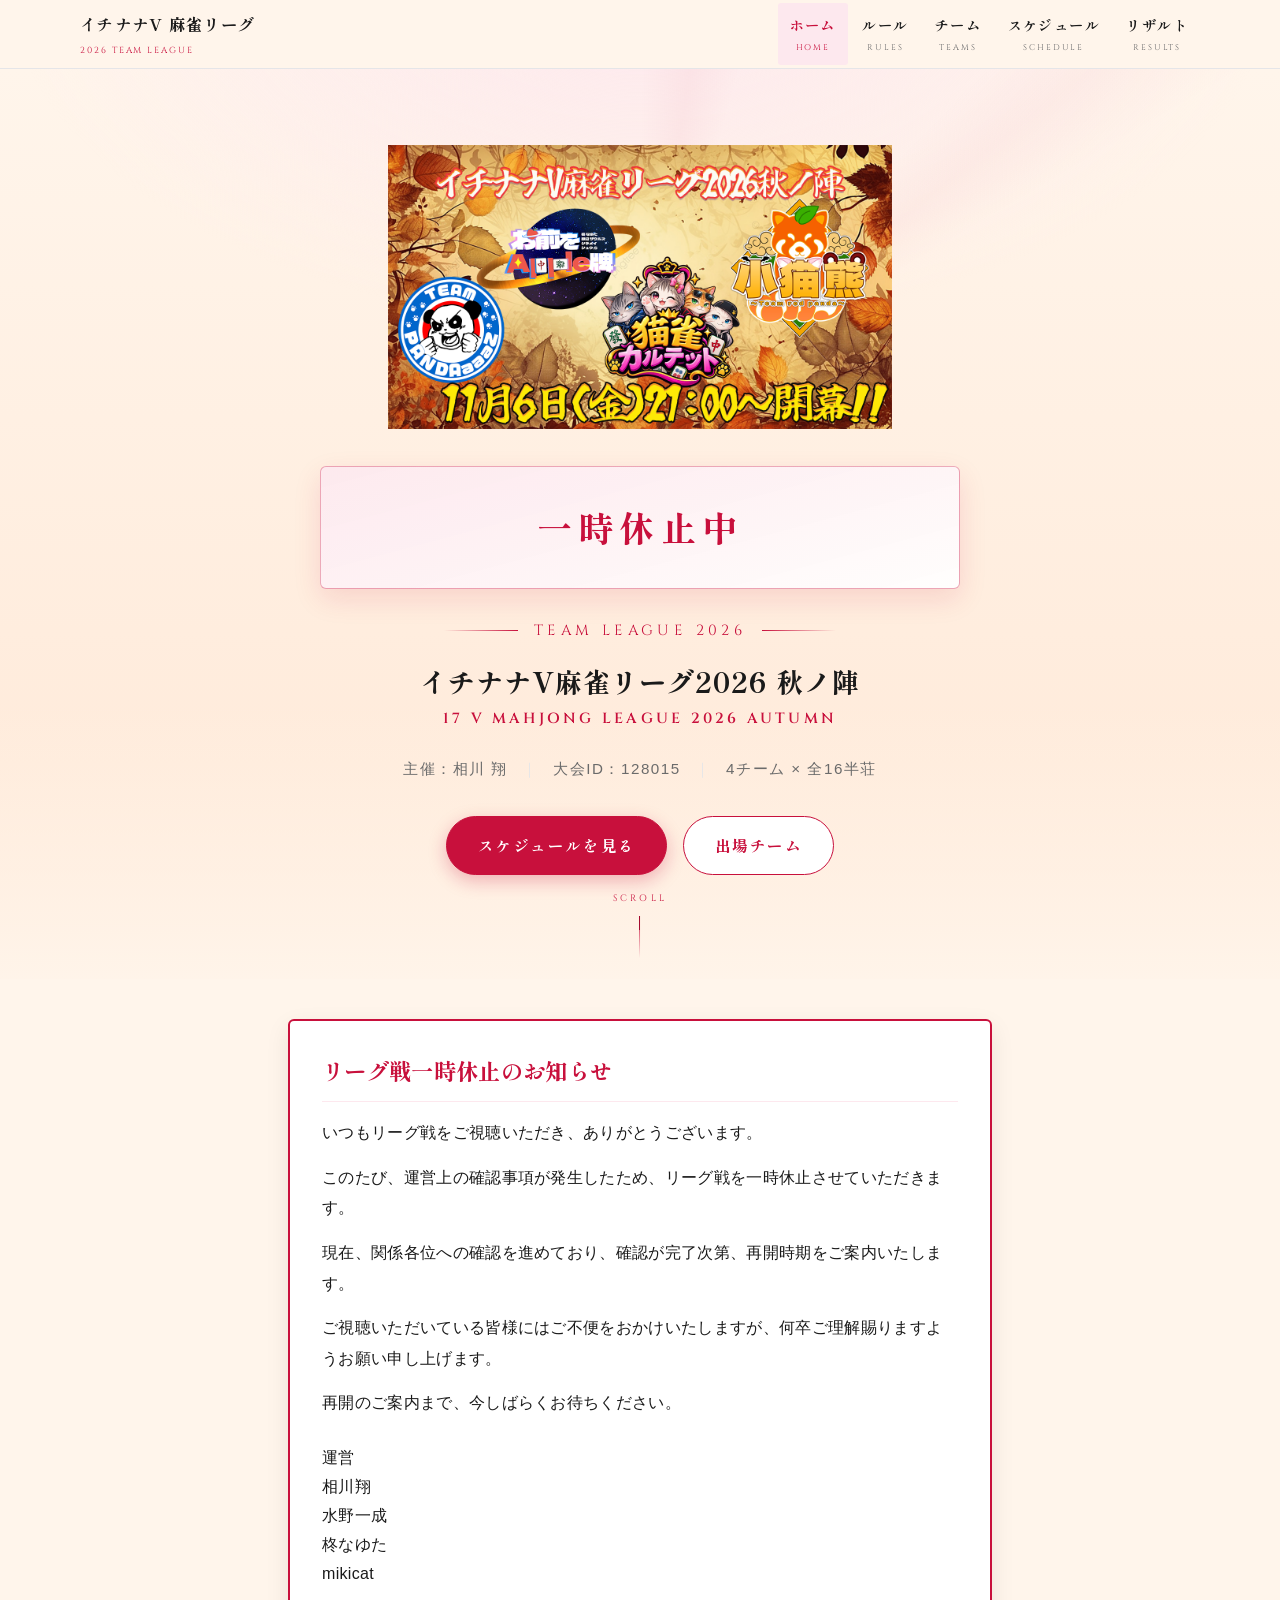
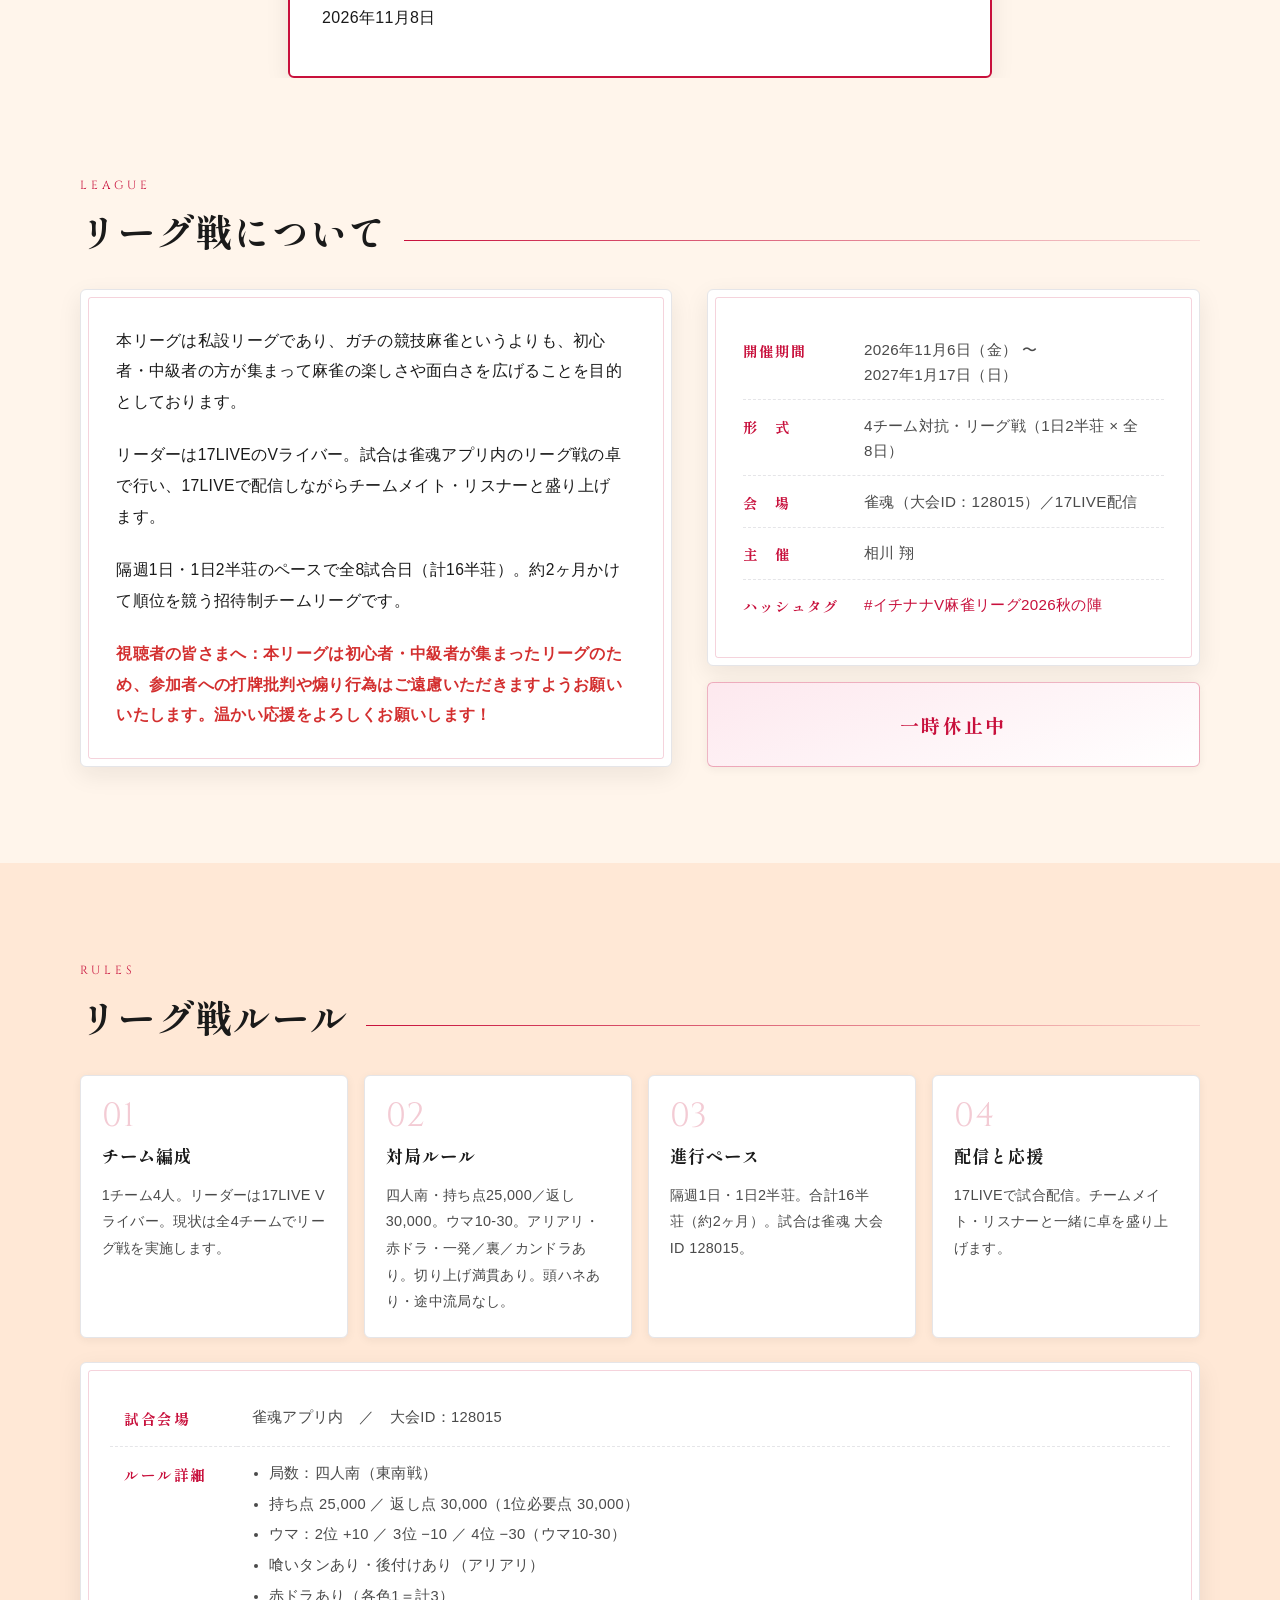
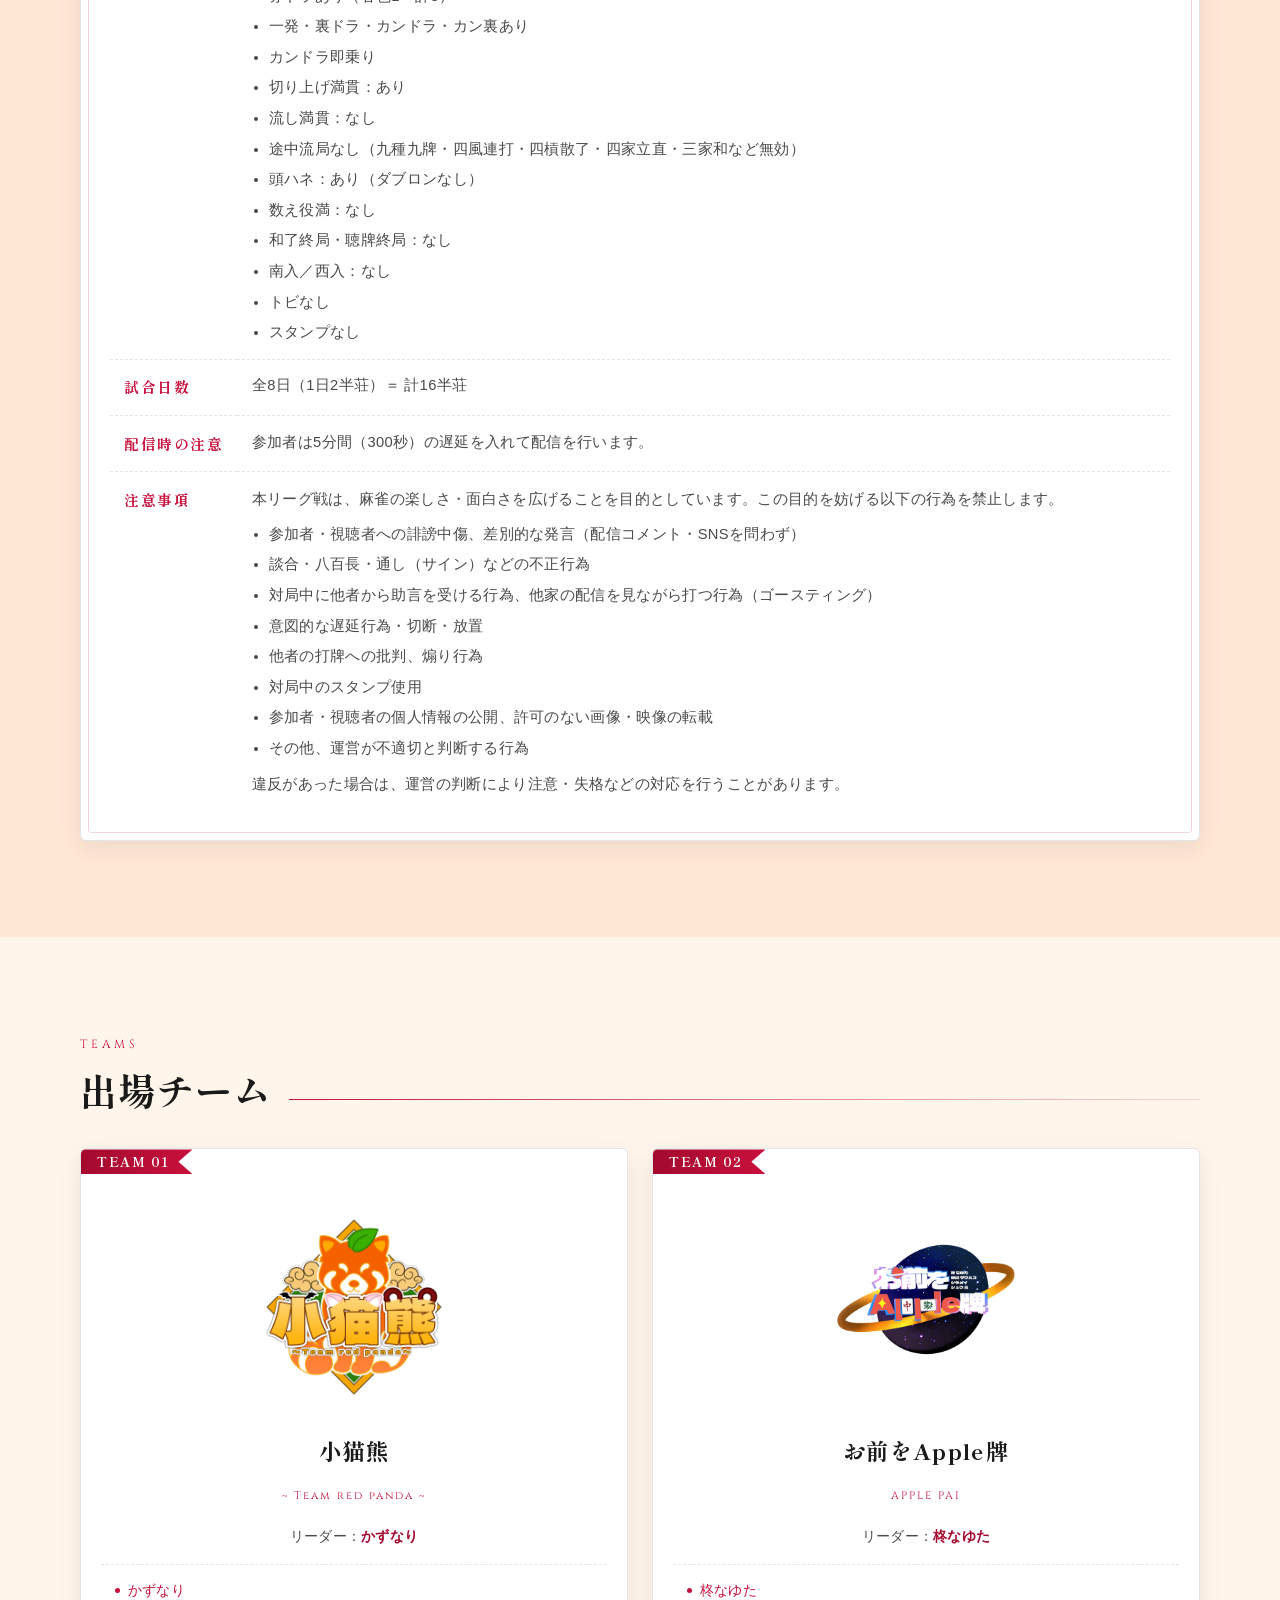
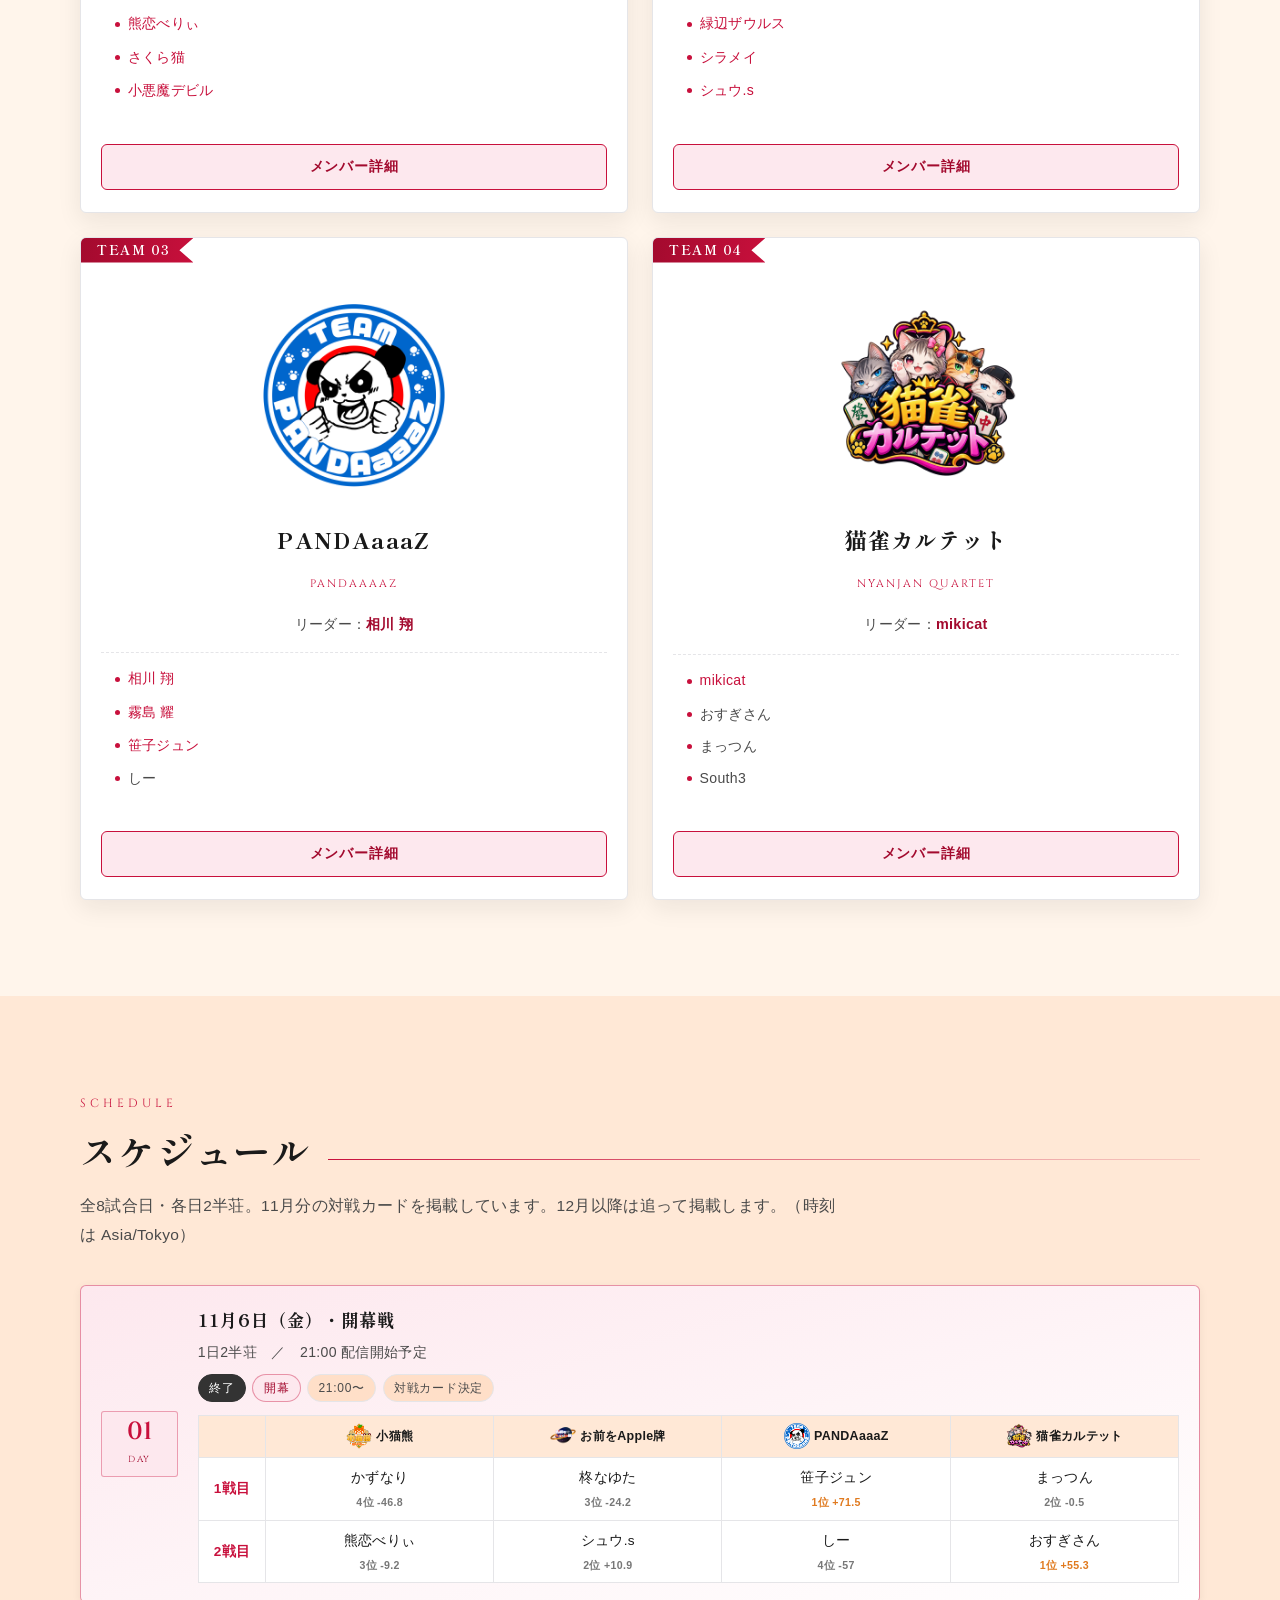
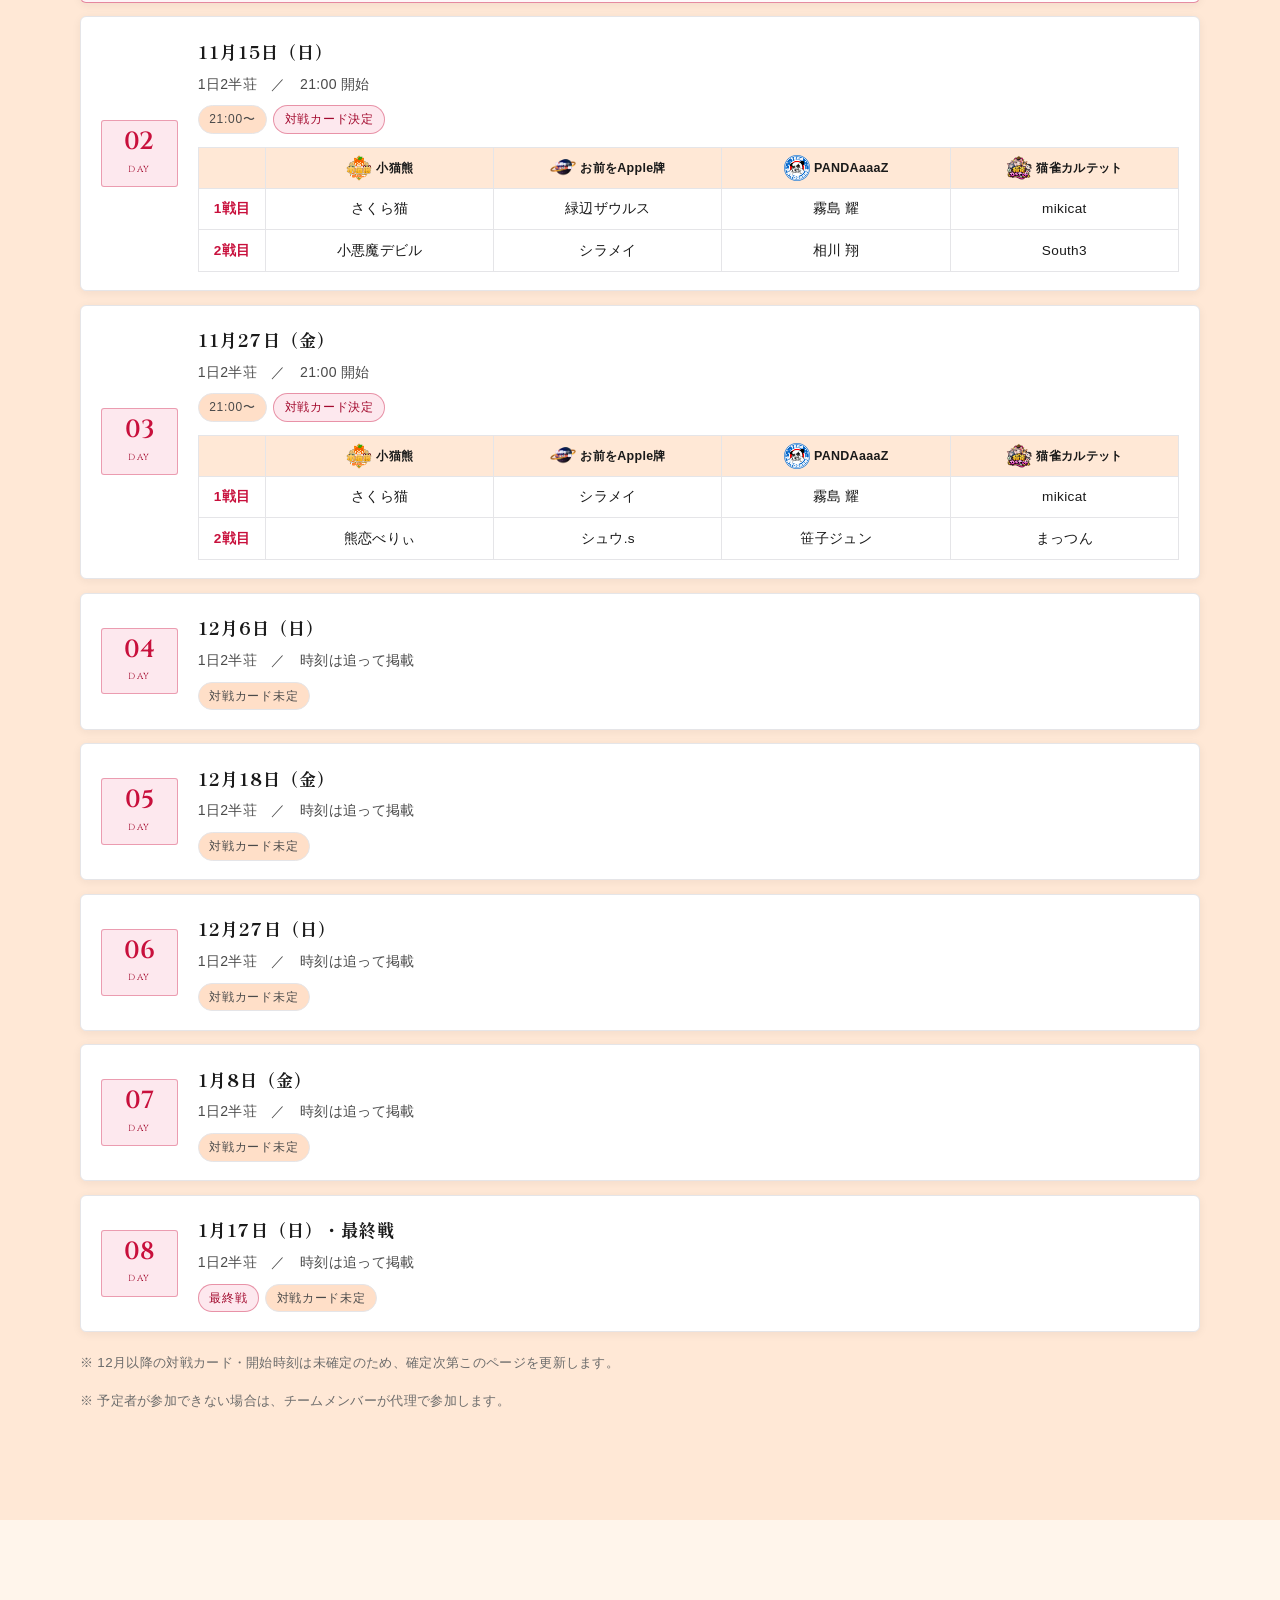
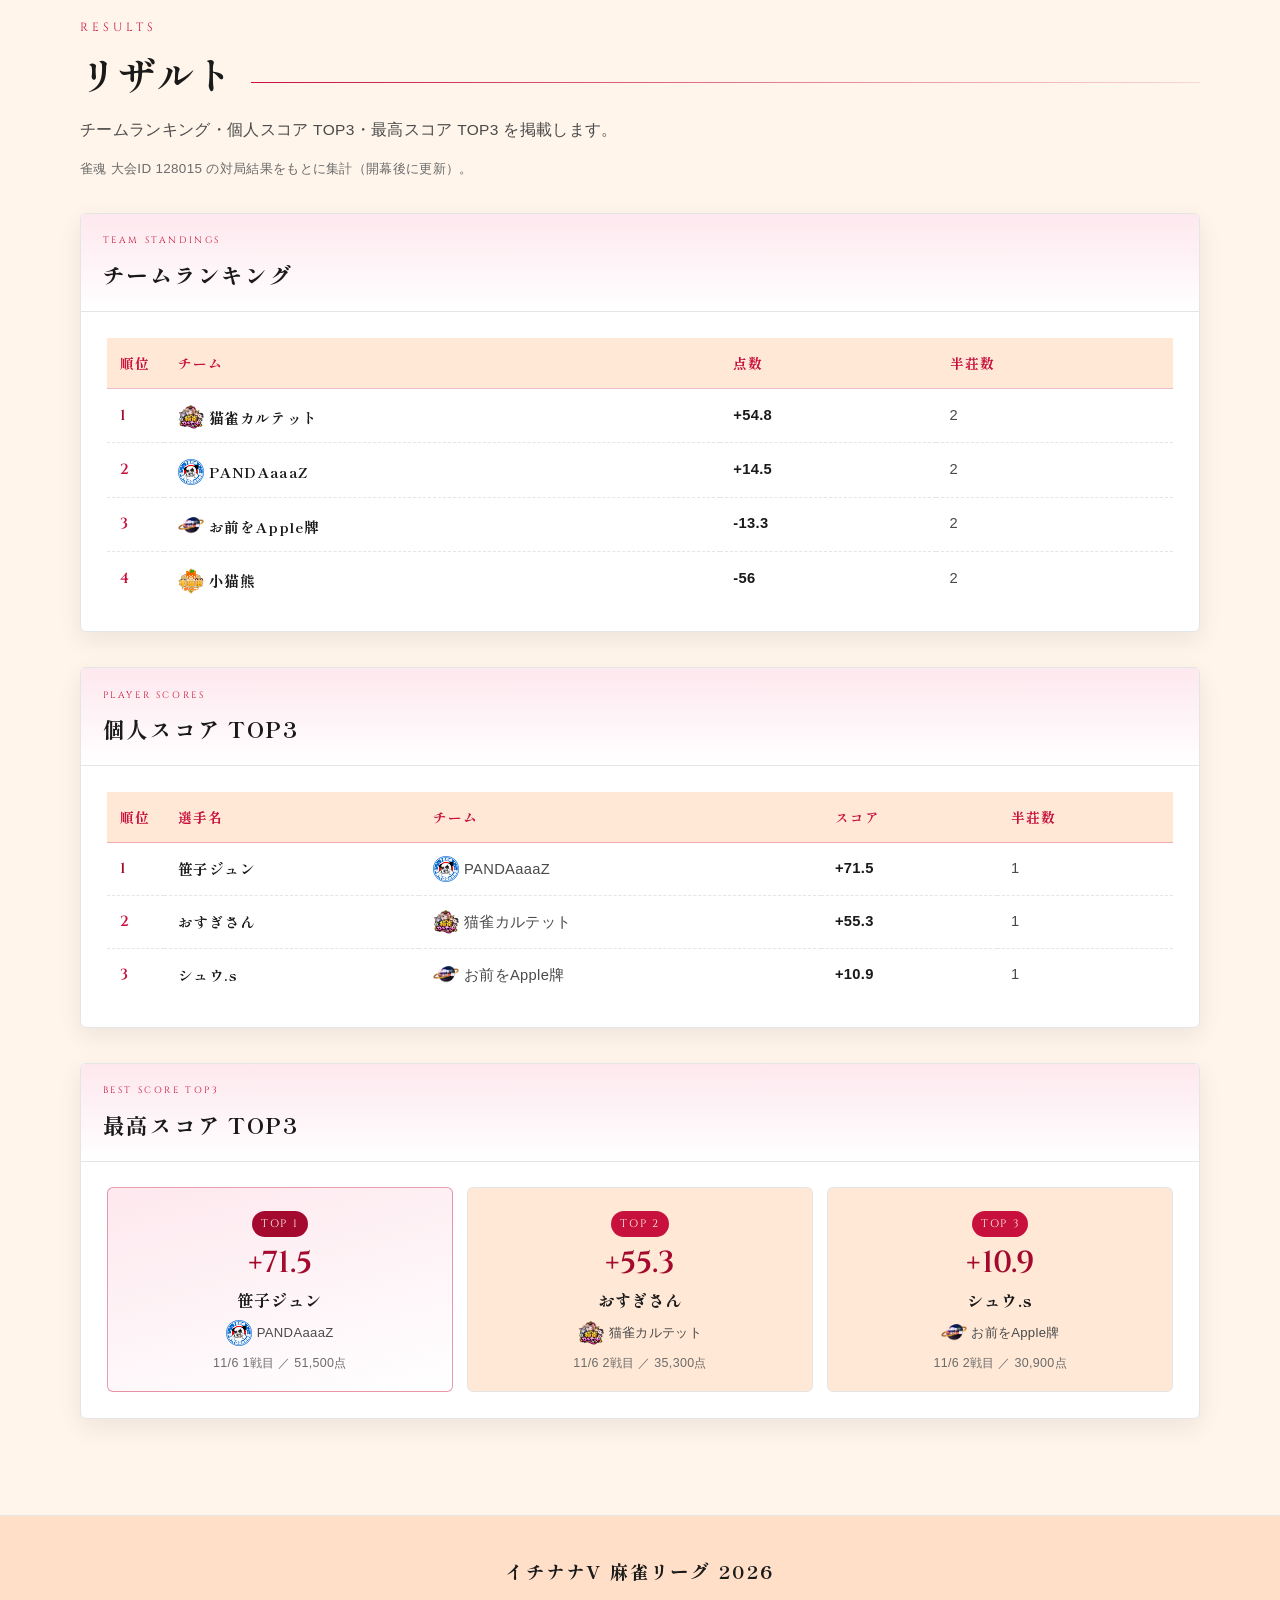
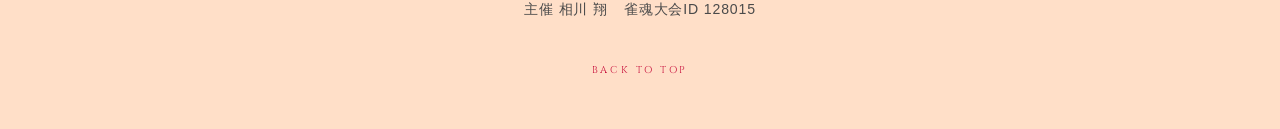
<file: index.html>
<!DOCTYPE html>
<html lang="ja">
<head>
  <meta charset="utf-8">
  <meta name="viewport" content="width=device-width, initial-scale=1">
  <title>イチナナV 麻雀リーグ 2026</title>
  <meta name="description" content="イチナナV 麻雀リーグ 2026。17LIVE Vライバー × 雀魂の招待制チームリーグ。4チーム対抗・全16半荘。運営 相川 翔。大会ID 128015。">
  <meta name="theme-color" content="#c8103c">
  <link rel="preconnect" href="https://fonts.googleapis.com">
  <link rel="preconnect" href="https://fonts.gstatic.com" crossorigin>
  <link href="https://fonts.googleapis.com/css2?family=Shippori+Mincho+B1:wght@500;700;800&family=Zen+Kaku+Gothic+New:wght@400;500;700;900&family=Cinzel:wght@500;600&display=swap" rel="stylesheet">
  <link rel="stylesheet" href="css/styles.css">
</head>
<body>
  <a href="#main" class="sr-only">本文へスキップ</a>

  <header class="hdr" id="site-header">
    <div class="hdr__inner">
      <a class="hdr__brand" href="#top" aria-label="イチナナV 麻雀リーグ 2026 ホーム">
        <span class="hdr__brand-ja">イチナナV 麻雀リーグ</span>
        <span class="hdr__brand-en">2026 TEAM LEAGUE</span>
      </a>
      <nav class="hdr__nav" aria-label="メインナビゲーション">
        <ul>
          <li><a href="#top"><span class="ja">ホーム</span><span class="en">HOME</span></a></li>
          <li><a href="#rules"><span class="ja">ルール</span><span class="en">RULES</span></a></li>
          <li><a href="#teams"><span class="ja">チーム</span><span class="en">TEAMS</span></a></li>
          <li><a href="#schedule"><span class="ja">スケジュール</span><span class="en">SCHEDULE</span></a></li>
          <li><a href="#results"><span class="ja">リザルト</span><span class="en">RESULTS</span></a></li>
        </ul>
      </nav>
      <button class="hdr__burger" type="button" aria-expanded="false" aria-controls="drawer" aria-label="メニューを開く">
        <span></span><span></span><span></span>
      </button>
    </div>
  </header>

  <div class="drawer" id="drawer" hidden>
    <nav aria-label="モバイルナビゲーション">
      <ul>
        <li><a href="#top"><span class="en">HOME</span><span class="ja">ホーム</span></a></li>
        <li><a href="#rules"><span class="en">RULES</span><span class="ja">ルール</span></a></li>
        <li><a href="#teams"><span class="en">TEAMS</span><span class="ja">チーム</span></a></li>
        <li><a href="#schedule"><span class="en">SCHEDULE</span><span class="ja">スケジュール</span></a></li>
        <li><a href="#results"><span class="en">RESULTS</span><span class="ja">リザルト</span></a></li>
      </ul>
    </nav>
  </div>

  <main id="main">
    <!-- HERO -->
    <section class="hero" id="top" aria-labelledby="hero-title">
      <div class="hero__veil" aria-hidden="true"></div>
      <div class="hero__rays" aria-hidden="true"></div>
      <div class="hero__content">
        <div class="hero__logo-plate">
          <img
            class="hero__logo"
            src="assets/logos/league-logo-temp.png"
            alt="イチナナV 麻雀リーグ 2026 ロゴ"
            width="520"
            height="292"
          >
        </div>
        <div class="cd cd--hero" data-countdown="kickoff" data-target="2026-11-06T21:00:00+09:00" aria-live="polite">
          <p class="cd__label">開幕まで</p>
          <p class="cd__sub">2026年11月6日（金）21:00 配信開始予定（Asia/Tokyo）</p>
          <div class="cd__grid" data-cd-grid>
            <div class="cd__unit"><span class="cd__num" data-cd="days">--</span><span class="cd__cap">DAYS</span></div>
            <span class="cd__sep" aria-hidden="true">:</span>
            <div class="cd__unit"><span class="cd__num" data-cd="hours">--</span><span class="cd__cap">HOURS</span></div>
            <span class="cd__sep" aria-hidden="true">:</span>
            <div class="cd__unit"><span class="cd__num" data-cd="mins">--</span><span class="cd__cap">MIN</span></div>
            <span class="cd__sep" aria-hidden="true">:</span>
            <div class="cd__unit"><span class="cd__num" data-cd="secs">--</span><span class="cd__cap">SEC</span></div>
          </div>
          <p class="cd__done" data-cd-done hidden>リーグ期間中</p>
        </div>
        <p class="hero__eyebrow">
          <span class="hero__eyebrow-line" aria-hidden="true"></span>
          TEAM LEAGUE 2026
          <span class="hero__eyebrow-line" aria-hidden="true"></span>
        </p>
        <h1 class="hero__title" id="hero-title">
          <span class="hero__title-ja">イチナナV麻雀リーグ2026 秋ノ陣</span>
          <span class="hero__title-en">17 V MAHJONG LEAGUE 2026 AUTUMN</span>
        </h1>
        <p class="hero__meta">
          <span class="hero__meta-item">主催：相川 翔</span>
          <span class="hero__meta-sep" aria-hidden="true">｜</span>
          <span class="hero__meta-item">大会ID：128015</span>
          <span class="hero__meta-sep" aria-hidden="true">｜</span>
          <span class="hero__meta-item">4チーム × 全16半荘</span>
        </p>
        <div class="hero__cta">
          <a class="btn" href="#schedule">スケジュールを見る</a>
          <a class="btn btn-ghost" href="#teams">出場チーム</a>
        </div>
      </div>
      <div class="hero__scroll" aria-hidden="true">
        <span class="hero__scroll-txt">SCROLL</span>
        <span class="hero__scroll-line"></span>
      </div>
    </section>

    <!-- NOTICE -->
    <section class="notice-wrap" id="notice" aria-labelledby="notice-heading">
      <div class="shell">
        <article class="notice" role="note">
          <h2 class="notice__title" id="notice-heading">リーグ戦一時休止のお知らせ</h2>
          <p>いつもリーグ戦をご視聴いただき、ありがとうございます。</p>
          <p>このたび、運営上の確認事項が発生したため、リーグ戦を一時休止させていただきます。</p>
          <p>現在、関係各位への確認を進めており、確認が完了次第、再開時期をご案内いたします。</p>
          <p>ご視聴いただいている皆様にはご不便をおかけいたしますが、何卒ご理解賜りますようお願い申し上げます。</p>
          <p>再開のご案内まで、今しばらくお待ちください。</p>
          <p class="notice__sign">運営<br>相川翔<br>水野一成<br>柊なゆた<br>mikicat</p>
          <p class="notice__date"><time datetime="2026-11-08">2026年11月8日</time></p>
        </article>
      </div>
    </section>

    <!-- ABOUT -->
    <section class="section" id="about" aria-labelledby="about-heading">
      <div class="shell">
        <div class="sect-head">
          <div>
            <div class="en">LEAGUE</div>
            <h2 id="about-heading">リーグ戦について</h2>
          </div>
        </div>

        <div class="about">
          <div class="washi about__text">
            <p>本リーグは私設リーグであり、ガチの競技麻雀というよりも、初心者・中級者の方が集まって麻雀の楽しさや面白さを広げることを目的としております。</p>
            <p>リーダーは17LIVEのVライバー。試合は雀魂アプリ内のリーグ戦の卓で行い、17LIVEで配信しながらチームメイト・リスナーと盛り上げます。</p>
            <p>隔週1日・1日2半荘のペースで全8試合日（計16半荘）。約2ヶ月かけて順位を競う招待制チームリーグです。</p>
            <p class="viewer-note">視聴者の皆さまへ：本リーグは初心者・中級者が集まったリーグのため、参加者への打牌批判や煽り行為はご遠慮いただきますようお願いいたします。温かい応援をよろしくお願いします！</p>
          </div>

          <div class="about-stack">
            <div class="washi about__info">
              <dl>
                <div>
                  <dt>開催期間</dt>
                  <dd><span class="nowrap">2026年11月6日（金）</span> 〜 <span class="nowrap">2027年1月17日（日）</span></dd>
                </div>
                <div>
                  <dt>形　式</dt>
                  <dd>4チーム対抗・リーグ戦（1日2半荘 × 全8日）</dd>
                </div>
                <div>
                  <dt>会　場</dt>
                  <dd>雀魂（大会ID：128015）／17LIVE配信</dd>
                </div>
                <div>
                  <dt>主　催</dt>
                  <dd>相川 翔</dd>
                </div>
                <div>
                  <dt>ハッシュタグ</dt>
                  <dd><a href="https://x.com/hashtag/%E3%82%A4%E3%83%81%E3%83%8A%E3%83%8AV%E9%BA%BB%E9%9B%80%E3%83%AA%E3%83%BC%E3%82%B02026%E7%A7%8B%E3%81%AE%E9%99%A3" target="_blank" rel="noopener noreferrer">#イチナナV麻雀リーグ2026秋の陣</a></dd>
                </div>
              </dl>
            </div>

            <div class="cd" id="countdown" data-countdown="next-match" aria-live="polite">
              <p class="cd__label">次の対局まで</p>
              <p class="cd__sub" data-cd-sub>次の対局日を確認中…</p>
              <div class="cd__grid" data-cd-grid>
                <div class="cd__unit"><span class="cd__num" data-cd="days">--</span><span class="cd__cap">DAYS</span></div>
                <span class="cd__sep" aria-hidden="true">:</span>
                <div class="cd__unit"><span class="cd__num" data-cd="hours">--</span><span class="cd__cap">HOURS</span></div>
                <span class="cd__sep" aria-hidden="true">:</span>
                <div class="cd__unit"><span class="cd__num" data-cd="mins">--</span><span class="cd__cap">MIN</span></div>
                <span class="cd__sep" aria-hidden="true">:</span>
                <div class="cd__unit"><span class="cd__num" data-cd="secs">--</span><span class="cd__cap">SEC</span></div>
              </div>
              <p class="cd__done" data-cd-done hidden>対局中</p>
            </div>
          </div>
        </div>
      </div>
    </section>

    <!-- RULES -->
    <section class="section" id="rules" aria-labelledby="rules-heading">
      <div class="shell">
        <div class="sect-head">
          <div>
            <div class="en">RULES</div>
            <h2 id="rules-heading">リーグ戦ルール</h2>
          </div>
        </div>
        <div class="rules-grid">
          <article class="rule-card">
            <div class="rule-card__num">01</div>
            <h3>チーム編成</h3>
            <p>1チーム4人。リーダーは17LIVE Vライバー。現状は全4チームでリーグ戦を実施します。</p>
          </article>
          <article class="rule-card">
            <div class="rule-card__num">02</div>
            <h3>対局ルール</h3>
            <p>四人南・持ち点25,000／返し30,000。ウマ10-30。アリアリ・赤ドラ・一発／裏／カンドラあり。切り上げ満貫あり。頭ハネあり・途中流局なし。</p>
          </article>
          <article class="rule-card">
            <div class="rule-card__num">03</div>
            <h3>進行ペース</h3>
            <p>隔週1日・1日2半荘。合計16半荘（約2ヶ月）。試合は雀魂 大会ID 128015。</p>
          </article>
          <article class="rule-card">
            <div class="rule-card__num">04</div>
            <h3>配信と応援</h3>
            <p>17LIVEで試合配信。チームメイト・リスナーと一緒に卓を盛り上げます。</p>
          </article>
        </div>

        <div class="washi rules-table-wrap">
          <table class="rules-table">
            <tbody>
              <tr>
                <th scope="row">試合会場</th>
                <td>雀魂アプリ内　／　大会ID：128015</td>
              </tr>
              <tr>
                <th scope="row">ルール詳細</th>
                <td>
                  <ul class="rules-detail-list">
                    <li>局数：四人南（東南戦）</li>
                    <li>持ち点 25,000 ／ 返し点 30,000（1位必要点 30,000）</li>
                    <li>ウマ：2位 +10 ／ 3位 −10 ／ 4位 −30（ウマ10-30）</li>
                    <li>喰いタンあり・後付けあり（アリアリ）</li>
                    <li>赤ドラあり（各色1＝計3）</li>
                    <li>一発・裏ドラ・カンドラ・カン裏あり</li>
                    <li>カンドラ即乗り</li>
                    <li>切り上げ満貫：あり</li>
                    <li>流し満貫：なし</li>
                    <li>途中流局なし（九種九牌・四風連打・四槓散了・四家立直・三家和など無効）</li>
                    <li>頭ハネ：あり（ダブロンなし）</li>
                    <li>数え役満：なし</li>
                    <li>和了終局・聴牌終局：なし</li>
                    <li>南入／西入：なし</li>
                    <li>トビなし</li>
                    <li>スタンプなし</li>
                  </ul>
                </td>
              </tr>
              <tr>
                <th scope="row">試合日数</th>
                <td>全8日（1日2半荘）＝ 計16半荘</td>
              </tr>
              <tr>
                <th scope="row">配信時の注意</th>
                <td>参加者は5分間（300秒）の遅延を入れて配信を行います。</td>
              </tr>
              <tr>
                <th scope="row">注意事項</th>
                <td>
                  <p class="rules-note-lead">本リーグ戦は、麻雀の楽しさ・面白さを広げることを目的としています。この目的を妨げる以下の行為を禁止します。</p>
                  <ul class="rules-detail-list">
                    <li>参加者・視聴者への誹謗中傷、差別的な発言（配信コメント・SNSを問わず）</li>
                    <li>談合・八百長・通し（サイン）などの不正行為</li>
                    <li>対局中に他者から助言を受ける行為、他家の配信を見ながら打つ行為（ゴースティング）</li>
                    <li>意図的な遅延行為・切断・放置</li>
                    <li>他者の打牌への批判、煽り行為</li>
                    <li>対局中のスタンプ使用</li>
                    <li>参加者・視聴者の個人情報の公開、許可のない画像・映像の転載</li>
                    <li>その他、運営が不適切と判断する行為</li>
                  </ul>
                  <p class="rules-note-lead">違反があった場合は、運営の判断により注意・失格などの対応を行うことがあります。</p>
                </td>
              </tr>
            </tbody>
          </table>
        </div>
      </div>
    </section>

    <!-- TEAMS -->
    <section class="section" id="teams" aria-labelledby="teams-heading">
      <div class="shell">
        <div class="sect-head">
          <div>
            <div class="en">TEAMS</div>
            <h2 id="teams-heading">出場チーム</h2>
          </div>
        </div>

        <div class="teams">
          <article class="team-card">
            <span class="ribbon team-card__badge">TEAM 01</span>
            <div class="team-card__logo">
              <img src="assets/logos/team-koneko.png" alt="小猫熊 チームロゴ" width="400" height="400" loading="lazy">
            </div>
            <h3 class="team-card__name"><a href="teams/koneko.html">小猫熊</a></h3>
            <p class="team-card__sub">~ Team red panda ~</p>
            <p class="team-card__leader">リーダー：<strong><a class="liver-link" href="https://17.live/ja/profile/r/2182032" target="_blank" rel="noopener noreferrer">かずなり</a></strong></p>
            <ul class="team-card__members">
              <li><a class="liver-link" href="https://17.live/ja/profile/r/2182032" target="_blank" rel="noopener noreferrer">かずなり</a></li>
              <li><a class="liver-link" href="https://17.live/ja/profile/r/28209281" target="_blank" rel="noopener noreferrer">熊恋べりぃ</a></li>
              <li><a class="liver-link" href="https://17.live/s/u/4eab151e-738d-49ee-a254-8a7f306e8e91" target="_blank" rel="noopener noreferrer">さくら猫</a></li>
              <li><a class="liver-link" href="https://17.live/s/u/9b98b8bb-13e2-44f6-89a7-a0a5ba4792db" target="_blank" rel="noopener noreferrer">小悪魔デビル</a></li>
            </ul>
            <a class="team-card__detail" href="teams/koneko.html">メンバー詳細</a>
          </article>

          <article class="team-card">
            <span class="ribbon team-card__badge">TEAM 02</span>
            <div class="team-card__logo">
              <img src="assets/logos/team-apple.png" alt="お前をApple牌 チームロゴ" width="400" height="400" loading="lazy">
            </div>
            <h3 class="team-card__name"><a href="teams/apple.html">お前をApple牌</a></h3>
            <p class="team-card__sub">APPLE PAI</p>
            <p class="team-card__leader">リーダー：<strong><a class="liver-link" href="https://17.live/ja/profile/u/6a5f332e-1e1e-4b91-96d8-3ce310a2971e" target="_blank" rel="noopener noreferrer">柊なゆた</a></strong></p>
            <ul class="team-card__members">
              <li><a class="liver-link" href="https://17.live/ja/profile/u/6a5f332e-1e1e-4b91-96d8-3ce310a2971e" target="_blank" rel="noopener noreferrer">柊なゆた</a></li>
              <li><a class="liver-link" href="https://17.live/s/u/6d0bc812-2940-460c-807a-c1621c5b6d51" target="_blank" rel="noopener noreferrer">緑辺ザウルス</a></li>
              <li><a class="liver-link" href="https://17.live/s/u/a5646616-7b65-48bc-adb3-aa39aa13aa3a" target="_blank" rel="noopener noreferrer">シラメイ</a></li>
              <li><a class="liver-link" href="https://17.live/s/u/664b216b-973f-4cbf-bc17-8c6a55386b3a" target="_blank" rel="noopener noreferrer">シュウ.s</a></li>
            </ul>
            <a class="team-card__detail" href="teams/apple.html">メンバー詳細</a>
          </article>

          <article class="team-card">
            <span class="ribbon team-card__badge">TEAM 03</span>
            <div class="team-card__logo">
              <img src="assets/logos/team-pandaz.png" alt="PANDAaaaZ チームロゴ" width="400" height="400" loading="lazy">
            </div>
            <h3 class="team-card__name"><a href="teams/pandaz.html">PANDAaaaZ</a></h3>
            <p class="team-card__sub">PANDAAAAZ</p>
            <p class="team-card__leader">リーダー：<strong><a class="liver-link" href="https://17.live/s/u/a5df19d1-3d9c-4740-a240-6d0ef8b40ad9" target="_blank" rel="noopener noreferrer">相川 翔</a></strong></p>
            <ul class="team-card__members">
              <li><a class="liver-link" href="https://17.live/s/u/a5df19d1-3d9c-4740-a240-6d0ef8b40ad9" target="_blank" rel="noopener noreferrer">相川 翔</a></li>
              <li><a class="liver-link" href="https://17.live/ja/profile/r/28644387" target="_blank" rel="noopener noreferrer">霧島 耀</a></li>
              <li><a class="liver-link" href="https://17.live/s/u/1b80a62e-98b5-4209-b0ef-2ef5e96f2938" target="_blank" rel="noopener noreferrer">笹子ジュン</a></li>
              <li>しー</li>
            </ul>
            <a class="team-card__detail" href="teams/pandaz.html">メンバー詳細</a>
          </article>

          <article class="team-card">
            <span class="ribbon team-card__badge">TEAM 04</span>
            <div class="team-card__logo">
              <img src="assets/logos/team-nekojyaku.png" alt="猫雀カルテット チームロゴ" width="400" height="400" loading="lazy">
            </div>
            <h3 class="team-card__name"><a href="teams/nekojyaku.html">猫雀カルテット</a></h3>
            <p class="team-card__sub">NYANJAN QUARTET</p>
            <p class="team-card__leader">リーダー：<strong><a class="liver-link" href="https://17.live/s/u/57e14f3f-f34f-46ee-aa72-3a38edf7c590" target="_blank" rel="noopener noreferrer">mikicat</a></strong></p>
            <ul class="team-card__members">
              <li><a class="liver-link" href="https://17.live/s/u/57e14f3f-f34f-46ee-aa72-3a38edf7c590" target="_blank" rel="noopener noreferrer">mikicat</a></li>
              <li>おすぎさん</li>
              <li>まっつん</li>
              <li>South3</li>
            </ul>
            <a class="team-card__detail" href="teams/nekojyaku.html">メンバー詳細</a>
          </article>
        </div>
      </div>
    </section>

    <!-- SCHEDULE -->
    <section class="section" id="schedule" aria-labelledby="schedule-heading">
      <div class="shell">
        <div class="sect-head">
          <div>
            <div class="en">SCHEDULE</div>
            <h2 id="schedule-heading">スケジュール</h2>
          </div>
        </div>
        <p class="sect-lead">全8試合日・各日2半荘。11月分の対戦カードを掲載しています。12月以降は追って掲載します。（時刻は Asia/Tokyo）</p>

        <ol class="schedule">
          <li class="sched-item sched-item--opener" data-day="2026-11-06">
            <div class="sched-item__day">
              <span class="num">01</span>
              <span class="unit">DAY</span>
            </div>
            <div class="sched-item__body">
              <h3>11月6日（金）・開幕戦</h3>
              <p class="sched-item__meta">1日2半荘　／　21:00 配信開始予定</p>
              <div class="sched-item__tags">
                <span class="tag tag--teal">開幕</span>
                <span class="tag">21:00〜</span>
                <span class="tag">対戦カード決定</span>
              </div>
              <div class="sched-cards"><table>
                <thead><tr><th></th><th><span class="team-label"><img class="team-logo" src="assets/logos/team-koneko.png" alt="" width="24" height="24" loading="lazy"><span>小猫熊</span></span></th><th><span class="team-label"><img class="team-logo" src="assets/logos/team-apple.png" alt="" width="24" height="24" loading="lazy"><span>お前をApple牌</span></span></th><th><span class="team-label"><img class="team-logo" src="assets/logos/team-pandaz.png" alt="" width="24" height="24" loading="lazy"><span>PANDAaaaZ</span></span></th><th><span class="team-label"><img class="team-logo" src="assets/logos/team-nekojyaku.png" alt="" width="24" height="24" loading="lazy"><span>猫雀カルテット</span></span></th></tr></thead>
                <tbody><tr><th scope="row">1戦目</th><td>かずなり</td><td>柊なゆた</td><td>笹子ジュン</td><td>まっつん</td></tr><tr><th scope="row">2戦目</th><td>熊恋べりぃ</td><td>シュウ.s</td><td>しー</td><td>おすぎさん</td></tr></tbody>
              </table></div>
            </div>
          </li>
          <li class="sched-item">
            <div class="sched-item__day"><span class="num">02</span><span class="unit">DAY</span></div>
            <div class="sched-item__body">
              <h3>11月15日（日）</h3>
              <p class="sched-item__meta">1日2半荘　／　21:00 開始</p>
              <div class="sched-item__tags"><span class="tag">21:00〜</span><span class="tag tag--teal">対戦カード決定</span></div>
              <div class="sched-cards"><table>
                <thead><tr><th></th><th><span class="team-label"><img class="team-logo" src="assets/logos/team-koneko.png" alt="" width="24" height="24" loading="lazy"><span>小猫熊</span></span></th><th><span class="team-label"><img class="team-logo" src="assets/logos/team-apple.png" alt="" width="24" height="24" loading="lazy"><span>お前をApple牌</span></span></th><th><span class="team-label"><img class="team-logo" src="assets/logos/team-pandaz.png" alt="" width="24" height="24" loading="lazy"><span>PANDAaaaZ</span></span></th><th><span class="team-label"><img class="team-logo" src="assets/logos/team-nekojyaku.png" alt="" width="24" height="24" loading="lazy"><span>猫雀カルテット</span></span></th></tr></thead>
                <tbody><tr><th scope="row">1戦目</th><td>さくら猫</td><td>緑辺ザウルス</td><td>霧島 耀</td><td>mikicat</td></tr><tr><th scope="row">2戦目</th><td>小悪魔デビル</td><td>シラメイ</td><td>相川 翔</td><td>South3</td></tr></tbody>
              </table></div>
            </div>
          </li>
          <li class="sched-item">
            <div class="sched-item__day"><span class="num">03</span><span class="unit">DAY</span></div>
            <div class="sched-item__body">
              <h3>11月27日（金）</h3>
              <p class="sched-item__meta">1日2半荘　／　21:00 開始</p>
              <div class="sched-item__tags"><span class="tag">21:00〜</span><span class="tag tag--teal">対戦カード決定</span></div>
              <div class="sched-cards"><table>
                <thead><tr><th></th><th><span class="team-label"><img class="team-logo" src="assets/logos/team-koneko.png" alt="" width="24" height="24" loading="lazy"><span>小猫熊</span></span></th><th><span class="team-label"><img class="team-logo" src="assets/logos/team-apple.png" alt="" width="24" height="24" loading="lazy"><span>お前をApple牌</span></span></th><th><span class="team-label"><img class="team-logo" src="assets/logos/team-pandaz.png" alt="" width="24" height="24" loading="lazy"><span>PANDAaaaZ</span></span></th><th><span class="team-label"><img class="team-logo" src="assets/logos/team-nekojyaku.png" alt="" width="24" height="24" loading="lazy"><span>猫雀カルテット</span></span></th></tr></thead>
                <tbody><tr><th scope="row">1戦目</th><td>さくら猫</td><td>シラメイ</td><td>霧島 耀</td><td>mikicat</td></tr><tr><th scope="row">2戦目</th><td>熊恋べりぃ</td><td>シュウ.s</td><td>笹子ジュン</td><td>まっつん</td></tr></tbody>
              </table></div>
            </div>
          </li>
          <li class="sched-item">
            <div class="sched-item__day"><span class="num">04</span><span class="unit">DAY</span></div>
            <div class="sched-item__body">
              <h3>12月6日（日）</h3>
              <p class="sched-item__meta">1日2半荘　／　時刻は追って掲載</p>
              <div class="sched-item__tags"><span class="tag">対戦カード未定</span></div>
            </div>
          </li>
          <li class="sched-item">
            <div class="sched-item__day"><span class="num">05</span><span class="unit">DAY</span></div>
            <div class="sched-item__body">
              <h3>12月18日（金）</h3>
              <p class="sched-item__meta">1日2半荘　／　時刻は追って掲載</p>
              <div class="sched-item__tags"><span class="tag">対戦カード未定</span></div>
            </div>
          </li>
          <li class="sched-item">
            <div class="sched-item__day"><span class="num">06</span><span class="unit">DAY</span></div>
            <div class="sched-item__body">
              <h3>12月27日（日）</h3>
              <p class="sched-item__meta">1日2半荘　／　時刻は追って掲載</p>
              <div class="sched-item__tags"><span class="tag">対戦カード未定</span></div>
            </div>
          </li>
          <li class="sched-item">
            <div class="sched-item__day"><span class="num">07</span><span class="unit">DAY</span></div>
            <div class="sched-item__body">
              <h3>1月8日（金）</h3>
              <p class="sched-item__meta">1日2半荘　／　時刻は追って掲載</p>
              <div class="sched-item__tags"><span class="tag">対戦カード未定</span></div>
            </div>
          </li>
          <li class="sched-item">
            <div class="sched-item__day"><span class="num">08</span><span class="unit">DAY</span></div>
            <div class="sched-item__body">
              <h3>1月17日（日）・最終戦</h3>
              <p class="sched-item__meta">1日2半荘　／　時刻は追って掲載</p>
              <div class="sched-item__tags">
                <span class="tag tag--teal">最終戦</span>
                <span class="tag">対戦カード未定</span>
              </div>
            </div>
          </li>
        </ol>
        <p class="note" style="margin-top:1.2rem;">※ 12月以降の対戦カード・開始時刻は未確定のため、確定次第このページを更新します。</p>
        <p class="note" style="margin-top:0.4rem;font-size:0.8rem;">※ 予定者が参加できない場合は、チームメンバーが代理で参加します。</p>
      </div>
    </section>

    <!-- RESULTS -->
    <section class="section" id="results" aria-labelledby="results-heading">
      <div class="shell">
        <div class="sect-head">
          <div>
            <div class="en">RESULTS</div>
            <h2 id="results-heading">リザルト</h2>
          </div>
        </div>
        <p class="sect-lead">チームランキング・個人スコア TOP3・最高スコア TOP3 を掲載します。</p>
        <p class="results-sample-banner" data-sample-banner hidden>※これはお試し表示です（サンプルデータ）</p>
        <p class="results-caption note">雀魂 大会ID 128015 の対局結果をもとに集計（開幕後に更新）。</p>

        <!-- 1. チームランキング -->
        <article class="results-block" id="results-teams" aria-labelledby="results-teams-heading">
          <header class="results-block__head">
            <p class="results-block__en">TEAM STANDINGS</p>
            <h3 id="results-teams-heading">チームランキング</h3>
          </header>
          <div class="results-block__body" data-results="teamRanking">
            <div class="results-empty-state" data-empty-state>
              <p class="results-empty-state__badge"><span class="ribbon">BEFORE KICKOFF</span></p>
              <p class="results-empty-state__title">開幕前｜11月6日より更新</p>
              <p class="results-empty-state__hint">チームランキング（合計点・半荘数）は開幕後に表示します。</p>
            </div>
            <div class="results-table-wrap" hidden data-filled-state>
              <table class="results-table" aria-label="チームランキング">
                <thead>
                  <tr>
                    <th scope="col">順位</th>
                    <th scope="col">チーム</th>
                    <th scope="col">点数</th>
                    <th scope="col">半荘数</th>
                  </tr>
                </thead>
                <tbody data-results-body="teamRanking"></tbody>
              </table>
            </div>
          </div>
        </article>

        <!-- 2. 個人スコア TOP3 -->
        <article class="results-block" id="results-players" aria-labelledby="results-players-heading">
          <header class="results-block__head">
            <p class="results-block__en">PLAYER SCORES</p>
            <h3 id="results-players-heading">個人スコア TOP3</h3>
          </header>
          <div class="results-block__body" data-results="playerScores">
            <div class="results-empty-state" data-empty-state>
              <p class="results-empty-state__badge"><span class="ribbon">BEFORE KICKOFF</span></p>
              <p class="results-empty-state__title">開幕前｜11月6日より更新</p>
              <p class="results-empty-state__hint">個人スコア TOP3 は開幕後に表示します。</p>
            </div>
            <div class="results-table-wrap" hidden data-filled-state>
              <table class="results-table" aria-label="個人スコア TOP3">
                <thead>
                  <tr>
                    <th scope="col">順位</th>
                    <th scope="col">選手名</th>
                    <th scope="col">チーム</th>
                    <th scope="col">スコア</th>
                    <th scope="col">半荘数</th>
                  </tr>
                </thead>
                <tbody data-results-body="playerScores"></tbody>
              </table>
            </div>
          </div>
        </article>

        <!-- 3. 最高スコア TOP3 -->
        <article class="results-block" id="results-top" aria-labelledby="results-top-heading">
          <header class="results-block__head">
            <p class="results-block__en">BEST SCORE TOP3</p>
            <h3 id="results-top-heading">最高スコア TOP3</h3>
          </header>
          <div class="results-block__body" data-results="topScores">
            <div class="results-empty-state" data-empty-state>
              <p class="results-empty-state__badge"><span class="ribbon">BEFORE KICKOFF</span></p>
              <p class="results-empty-state__title">開幕前｜11月6日より更新</p>
              <p class="results-empty-state__hint">1半荘の最高スコア TOP3 は開幕後に表示します。</p>
            </div>
            <ol class="top-scores" hidden data-filled-state data-results-body="topScores"></ol>
          </div>
        </article>
      </div>
    </section>
  </main>

  <footer class="ftr">
    <div class="shell">
      <p class="ftr__title">イチナナV 麻雀リーグ 2026</p>
      <p class="ftr__meta">
        <span>主催 相川 翔</span>
        <span>雀魂大会ID 128015</span>
      </p>
      <a class="ftr__top" href="#top">BACK TO TOP</a>
    </div>
  </footer>

  <script src="js/main.js" defer></script>
</body>
</html>
</file>
<file: css/styles.css>
/* イチナナV 麻雀リーグ チーム戦 — pale orange base + red accent */
:root {
  --c-bg: #FFF5EB;
  --c-bg-soft: #FFE8D6;
  --c-bg-mute: #FFDFC8;
  --c-ink: #1a1a1a;
  --c-ink-soft: #4a4a4a;
  --c-ink-mute: #6b6b6b;
  --c-accent: #c8103c;
  --c-accent-deep: #a30a2e;
  --c-accent-soft: #fde8ee;
  --c-border: #e5e5e8;
  --c-logo-plate: #0d0d0d;
  --font-mincho: "Shippori Mincho B1", "Hiragino Mincho ProN", "Yu Mincho", serif;
  --font-gothic: "Zen Kaku Gothic New", "Hiragino Sans", "Noto Sans JP", sans-serif;
  --font-en: "Cinzel", "Shippori Mincho B1", serif;
  --shell: 1120px;
  --radius: 6px;
  --shadow-card: 0 8px 24px rgba(26, 26, 26, 0.08);
  --shadow-soft: 0 2px 10px rgba(26, 26, 26, 0.06);
  --hdr-h: 68px;
  color-scheme: light;
}

*, *::before, *::after { box-sizing: border-box; }

html {
  scroll-behavior: smooth;
  -webkit-text-size-adjust: 100%;
  scroll-padding-top: calc(var(--hdr-h) + 12px);
}

@media (prefers-reduced-motion: reduce) {
  html { scroll-behavior: auto; }
  *, *::before, *::after {
    animation-duration: 0.001ms !important;
    animation-iteration-count: 1 !important;
    transition-duration: 0.001ms !important;
  }
}

body {
  margin: 0;
  font-family: var(--font-gothic);
  font-size: 16px;
  line-height: 1.9;
  color: var(--c-ink);
  background-color: var(--c-bg);
  overflow-x: hidden;
  letter-spacing: 0.02em;
  -webkit-font-smoothing: antialiased;
}

img { max-width: 100%; height: auto; display: block; }
a {
  color: var(--c-accent);
  text-decoration: none;
  transition: color 0.2s ease;
}
a:hover { color: var(--c-accent-deep); }
:focus-visible {
  outline: 2px solid var(--c-accent);
  outline-offset: 3px;
  border-radius: 2px;
}

.sr-only {
  position: absolute;
  width: 1px; height: 1px;
  padding: 0; margin: -1px;
  overflow: hidden; clip: rect(0 0 0 0);
  white-space: nowrap; border: 0;
}

.shell {
  width: min(100% - 2.5rem, var(--shell));
  margin-inline: auto;
}

/* —— Header —— */
.hdr {
  position: sticky;
  top: 0;
  z-index: 100;
  background: rgba(255, 245, 235, 0.94);
  backdrop-filter: blur(10px);
  border-bottom: 1px solid var(--c-border);
}
.hdr__inner {
  width: min(100% - 1.5rem, var(--shell));
  margin-inline: auto;
  min-height: var(--hdr-h);
  display: flex;
  align-items: center;
  justify-content: space-between;
  gap: 1rem;
}
.hdr__brand {
  display: flex;
  flex-direction: column;
  gap: 0.1rem;
  color: var(--c-ink);
  min-width: 0;
}
.hdr__brand:hover { color: var(--c-accent); }
.hdr__brand-ja {
  font-family: var(--font-mincho);
  font-weight: 700;
  font-size: clamp(0.88rem, 2.4vw, 1.02rem);
  letter-spacing: 0.08em;
  white-space: nowrap;
  overflow: hidden;
  text-overflow: ellipsis;
}
.hdr__brand-en {
  font-family: var(--font-en);
  font-size: 0.55rem;
  letter-spacing: 0.22em;
  color: var(--c-accent);
}
.hdr__nav ul {
  list-style: none;
  margin: 0;
  padding: 0;
  display: flex;
  gap: 0.15rem;
}
.hdr__nav a {
  display: grid;
  justify-items: center;
  gap: 0.1rem;
  padding: 0.55rem 0.75rem;
  color: var(--c-ink);
  border-radius: 3px;
}
.hdr__nav a:hover,
.hdr__nav a.is-active {
  color: var(--c-accent);
  background: var(--c-accent-soft);
}
.hdr__nav .ja {
  font-family: var(--font-mincho);
  font-weight: 700;
  font-size: 0.88rem;
  letter-spacing: 0.1em;
}
.hdr__nav .en {
  font-family: var(--font-en);
  font-size: 0.52rem;
  letter-spacing: 0.22em;
  color: var(--c-ink-mute);
}
.hdr__nav a:hover .en,
.hdr__nav a.is-active .en { color: var(--c-accent); }
.hdr__burger {
  display: none;
  width: 44px; height: 44px;
  border: 1px solid var(--c-border);
  border-radius: 4px;
  background: var(--c-bg);
  cursor: pointer;
  padding: 0;
  align-items: center;
  justify-content: center;
  flex-direction: column;
  gap: 5px;
}
.hdr__burger span {
  display: block;
  width: 18px; height: 2px;
  background: var(--c-ink);
  transition: transform 0.25s ease, opacity 0.2s ease;
}
.hdr__burger[aria-expanded="true"] span:nth-child(1) {
  transform: translateY(7px) rotate(45deg);
}
.hdr__burger[aria-expanded="true"] span:nth-child(2) { opacity: 0; }
.hdr__burger[aria-expanded="true"] span:nth-child(3) {
  transform: translateY(-7px) rotate(-45deg);
}

.drawer {
  display: none;
  border-bottom: 1px solid var(--c-border);
  background: var(--c-bg);
}
.drawer[hidden] { display: none !important; }
.drawer nav ul {
  list-style: none;
  margin: 0;
  padding: 0.6rem 1.25rem 1.2rem;
}
.drawer a {
  display: flex;
  align-items: baseline;
  gap: 0.85rem;
  padding: 0.85rem 0.4rem;
  border-bottom: 1px dashed var(--c-border);
  color: var(--c-ink);
}
.drawer .en {
  font-family: var(--font-en);
  font-size: 0.62rem;
  letter-spacing: 0.28em;
  color: var(--c-accent);
  min-width: 5.5em;
}
.drawer .ja {
  font-family: var(--font-mincho);
  font-weight: 700;
  letter-spacing: 0.12em;
}

@media (max-width: 860px) {
  .hdr__nav { display: none; }
  .hdr__burger { display: inline-flex; }
  .drawer:not([hidden]) { display: block; }
}

/* —— Hero —— */
.hero {
  position: relative;
  min-height: calc(100svh - var(--hdr-h));
  display: grid;
  place-items: center;
  overflow: hidden;
  isolation: isolate;
  background:
    radial-gradient(90% 70% at 50% -10%, var(--c-accent-soft), transparent 55%),
    linear-gradient(180deg, var(--c-bg) 0%, var(--c-bg-soft) 100%);
}
.hero__veil {
  position: absolute;
  inset: 0;
  z-index: 1;
  background:
    linear-gradient(180deg, transparent 0%, transparent 70%, rgba(255, 245, 235, 0.92) 100%);
  pointer-events: none;
}
.hero__rays {
  position: absolute;
  inset: -20%;
  z-index: 1;
  background: conic-gradient(
    from 0deg at 50% 42%,
    transparent 0deg,
    rgba(200, 16, 60, 0.04) 8deg,
    transparent 16deg,
    transparent 44deg,
    rgba(200, 16, 60, 0.03) 52deg,
    transparent 60deg
  );
  animation: rays 64s linear infinite;
  pointer-events: none;
}
@keyframes rays { to { transform: rotate(360deg); } }

.hero__content {
  position: relative;
  z-index: 2;
  text-align: center;
  padding: 3.5rem 1.25rem 6.5rem;
  width: min(100%, 920px);
}

.hero__logo-plate {
  display: inline-flex;
  align-items: center;
  justify-content: center;
  margin: 0 auto 1.1rem;
  padding: clamp(0.75rem, 2.5vw, 1.25rem) clamp(1rem, 3vw, 1.75rem);
  background: transparent;
  border-radius: 12px;
  box-shadow: none;
  max-width: min(100%, 560px);
}
.hero__logo {
  width: 100%;
  max-width: 520px;
  height: auto;
  display: block;
}

.hero__eyebrow {
  display: flex;
  align-items: center;
  justify-content: center;
  gap: 1rem;
  margin: 0 0 1.1rem;
  font-family: var(--font-en);
  font-size: clamp(0.72rem, 1.9vw, 0.92rem);
  letter-spacing: 0.3em;
  color: var(--c-accent);
}
@media (max-width: 520px) {
  .hero__eyebrow { letter-spacing: 0.18em; }
  .hero__title-en { letter-spacing: 0.14em; }
  .hero__title-year { letter-spacing: 0.14em; }
}
.hero__eyebrow-line {
  width: clamp(28px, 8vw, 74px);
  height: 1px;
  background: linear-gradient(90deg, transparent, var(--c-accent));
}
.hero__eyebrow-line:last-child {
  background: linear-gradient(90deg, var(--c-accent), transparent);
}
.hero__title {
  margin: 0;
  font-family: var(--font-mincho);
  font-weight: 800;
  font-size: clamp(1.55rem, 5vw, 2.6rem);
  line-height: 1.4;
  letter-spacing: 0.08em;
  color: var(--c-ink);
}
.hero__title-year {
  display: block;
  font-family: var(--font-en);
  font-weight: 600;
  font-size: clamp(1.45rem, 4.5vw, 2.2rem);
  letter-spacing: 0.22em;
  color: var(--c-ink);
}
.hero__title-en {
  display: block;
  margin-top: 0.55rem;
  font-family: var(--font-en);
  font-weight: 600;
  font-size: clamp(0.68rem, 2vw, 0.92rem);
  letter-spacing: 0.28em;
  color: var(--c-accent);
}
.hero__tagline {
  margin: 1.2rem 0 0.7rem;
  font-family: var(--font-mincho);
  font-weight: 700;
  font-size: clamp(1rem, 3vw, 1.3rem);
  letter-spacing: 0.14em;
  color: var(--c-ink-soft);
}
.hero__dates {
  margin: 0 0 1.5rem;
  font-family: var(--font-en);
  font-size: clamp(0.95rem, 2.8vw, 1.2rem);
  letter-spacing: 0.18em;
  color: var(--c-accent);
}
.hero__chips {
  display: flex;
  flex-wrap: wrap;
  justify-content: center;
  gap: 0.55rem;
  margin: 0 0 1.8rem;
  padding: 0;
  list-style: none;
}
.hero__chips li {
  padding: 0.28rem 0.95rem;
  border: 1px solid var(--c-accent);
  border-radius: 999px;
  font-family: var(--font-mincho);
  font-weight: 700;
  font-size: 0.88rem;
  letter-spacing: 0.08em;
  color: var(--c-accent);
  background: var(--c-accent-soft);
}
.hero__meta {
  display: flex;
  flex-wrap: wrap;
  align-items: center;
  justify-content: center;
  gap: 0.35rem 0.9rem;
  margin: 0 0 2rem;
  font-size: clamp(0.82rem, 2.2vw, 0.95rem);
  letter-spacing: 0.1em;
  color: var(--c-ink-mute);
}
.hero__meta-sep { color: var(--c-border); }
.hero__meta-item { white-space: nowrap; }
.hero__cta {
  display: flex;
  flex-wrap: wrap;
  gap: 1rem;
  justify-content: center;
}
.hero__scroll {
  position: absolute;
  left: 50%;
  bottom: 1.3rem;
  z-index: 2;
  transform: translateX(-50%);
  display: grid;
  justify-items: center;
  gap: 0.55rem;
  color: var(--c-accent);
  pointer-events: none;
}
@media (max-height: 860px) {
  .hero__scroll { display: none; }
  .hero__content { padding-bottom: 3.5rem; }
}
.hero__scroll-txt {
  font-family: var(--font-en);
  font-size: 0.58rem;
  letter-spacing: 0.34em;
}
.hero__scroll-line {
  width: 1px;
  height: 42px;
  background: linear-gradient(180deg, var(--c-accent), transparent);
  position: relative;
  overflow: hidden;
}
.hero__scroll-line::after {
  content: "";
  position: absolute;
  inset: 0 auto auto 0;
  width: 1px;
  height: 14px;
  background: var(--c-accent-deep);
  animation: scrollDot 2.2s ease-in-out infinite;
}
@keyframes scrollDot {
  0% { transform: translateY(-14px); }
  60%, 100% { transform: translateY(42px); }
}

/* —— Buttons —— */
.btn {
  display: inline-flex;
  align-items: center;
  justify-content: center;
  gap: 0.55rem;
  padding: 0.85rem 1.9rem;
  font-family: var(--font-mincho);
  font-weight: 700;
  font-size: 0.98rem;
  letter-spacing: 0.1em;
  border-radius: 999px;
  border: 1px solid var(--c-accent);
  background: var(--c-accent);
  color: #fff;
  box-shadow: 0 6px 18px rgba(200, 16, 60, 0.28);
  transition: transform 0.2s ease, box-shadow 0.2s ease, background 0.2s ease;
  cursor: pointer;
}
.btn:hover {
  transform: translateY(-2px);
  color: #fff;
  background: var(--c-accent-deep);
  border-color: var(--c-accent-deep);
  box-shadow: 0 10px 24px rgba(200, 16, 60, 0.36);
}
.btn-ghost {
  background: #fff;
  color: var(--c-accent);
  box-shadow: none;
}
.btn-ghost:hover {
  background: var(--c-accent-soft);
  color: var(--c-accent-deep);
  box-shadow: none;
}

@media (max-width: 620px) {
  .hero__cta .btn { width: 100%; max-width: 320px; }
}

/* —— Sections —— */
.section {
  padding: clamp(3.5rem, 8vw, 6rem) 0;
  position: relative;
  background: var(--c-bg);
}
.section:nth-of-type(even) {
  background: var(--c-bg-soft);
}
.sect-head {
  display: flex;
  align-items: flex-end;
  gap: 1.1rem;
  margin: 0 0 2.2rem;
}
.sect-head::after {
  content: "";
  flex: 1;
  height: 1px;
  margin-bottom: 0.85rem;
  background: linear-gradient(90deg, var(--c-accent) 0%, rgba(200, 16, 60, 0.12) 100%);
}
.sect-head h2 {
  font-family: var(--font-mincho);
  font-weight: 700;
  font-size: clamp(1.55rem, 4.2vw, 2.35rem);
  line-height: 1.25;
  margin: 0;
  color: var(--c-ink);
}
.sect-head .en {
  font-family: var(--font-en);
  font-size: 0.74rem;
  letter-spacing: 0.34em;
  color: var(--c-accent);
  margin-bottom: 0.7rem;
  white-space: nowrap;
}
.sect-lead {
  max-width: min(52em, 100%);
  margin: -1.1rem 0 2.2rem;
  color: var(--c-ink-soft);
  font-size: 0.97rem;
  line-height: 1.9;
  word-break: normal;
  overflow-wrap: break-word;
  text-wrap: pretty;
}
.nowrap { white-space: nowrap; }
.sect-lead .inline-link,
.rules-detail-note a,
.inline-link {
  color: var(--c-accent);
  font-weight: 700;
  border-bottom: 1px solid rgba(200, 16, 60, 0.35);
}
.sect-lead .inline-link:hover,
.rules-detail-note a:hover,
.inline-link:hover {
  color: var(--c-accent-deep);
  border-bottom-color: var(--c-accent-deep);
}

.washi {
  position: relative;
  background: #ffffff;
  color: var(--c-ink);
  border-radius: var(--radius);
  border: 1px solid var(--c-border);
  box-shadow: var(--shadow-card);
}
.washi::before {
  content: "";
  position: absolute;
  inset: 7px;
  border: 1px solid rgba(200, 16, 60, 0.18);
  border-radius: 3px;
  pointer-events: none;
}
.panel {
  position: relative;
  background: #ffffff;
  border: 1px solid var(--c-border);
  border-radius: var(--radius);
  box-shadow: var(--shadow-card);
}
.panel::after {
  content: "";
  position: absolute;
  inset: 5px;
  border: 1px solid rgba(200, 16, 60, 0.12);
  border-radius: 3px;
  pointer-events: none;
}
.note {
  font-size: 0.84rem;
  line-height: 1.8;
  color: var(--c-ink-mute);
}
.washi .note { color: var(--c-ink-mute); }

.ribbon {
  display: inline-flex;
  align-items: center;
  gap: 0.55rem;
  padding: 0.28rem 1.4rem 0.28rem 1rem;
  background: linear-gradient(100deg, var(--c-accent-deep), var(--c-accent));
  color: #fff;
  font-family: var(--font-mincho);
  font-weight: 700;
  font-size: 0.82rem;
  line-height: 1.2;
  letter-spacing: 0.12em;
  clip-path: polygon(0 0, 100% 0, calc(100% - 14px) 50%, 100% 100%, 0 100%);
  box-shadow: var(--shadow-soft);
}

/* —— About —— */
.about {
  display: grid;
  grid-template-columns: minmax(0, 1.2fr) minmax(0, 1fr);
  gap: clamp(1.3rem, 3.5vw, 2.2rem);
  align-items: stretch;
}
.about__text {
  height: 100%;
  box-sizing: border-box;
  padding: clamp(1.5rem, 4vw, 2.2rem);
  display: flex;
  flex-direction: column;
  justify-content: space-between;
  gap: 1rem;
}
.about__text p {
  margin: 0;
  font-size: 0.98rem;
  line-height: 1.95;
  text-wrap: pretty;
  word-break: normal;
  overflow-wrap: break-word;
}
.about__info {
  padding: clamp(1.5rem, 4vw, 2.2rem);
}
.about__info dl {
  margin: 0;
  display: grid;
  gap: 0.1rem;
}
.about__info dl > div {
  display: grid;
  grid-template-columns: 6.8em minmax(0, 1fr);
  gap: 0.75rem;
  padding: 0.68rem 0;
  border-bottom: 1px dashed var(--c-border);
}
.about__info dl > div:last-child { border-bottom: 0; }
.about__info dt {
  font-family: var(--font-mincho);
  font-weight: 700;
  letter-spacing: 0.14em;
  white-space: nowrap;
  color: var(--c-accent);
  font-size: 0.9rem;
}
.about__info dd {
  margin: 0;
  font-size: 0.95rem;
  line-height: 1.7;
  color: var(--c-ink-soft);
  text-wrap: pretty;
  word-break: normal;
  overflow-wrap: break-word;
}
@media (max-width: 820px) {
  .about { grid-template-columns: 1fr; }
}

/* —— Rules —— */
.rules-grid {
  display: grid;
  grid-template-columns: repeat(auto-fit, minmax(240px, 1fr));
  gap: 1rem;
  margin-bottom: 1.5rem;
}
.rule-card {
  position: relative;
  padding: 1.45rem 1.3rem 1.35rem;
  color: var(--c-ink);
  background: #ffffff;
  border: 1px solid var(--c-border);
  border-radius: var(--radius);
  box-shadow: var(--shadow-soft);
  overflow: hidden;
  transition: transform 0.3s ease, border-color 0.3s ease, box-shadow 0.3s ease;
}
.rule-card:hover {
  transform: translateY(-4px);
  border-color: var(--c-accent);
  box-shadow: 0 12px 28px rgba(200, 16, 60, 0.12);
}
.rule-card__num {
  font-family: var(--font-en);
  font-size: 2.1rem;
  line-height: 1;
  color: rgba(200, 16, 60, 0.22);
  letter-spacing: 0.04em;
  margin-bottom: 0.45rem;
}
.rule-card h3 {
  margin: 0 0 0.55rem;
  font-family: var(--font-mincho);
  font-weight: 800;
  font-size: 1.08rem;
  color: var(--c-ink);
  letter-spacing: 0.06em;
}
.rule-card p {
  margin: 0;
  font-size: 0.9rem;
  line-height: 1.85;
  color: var(--c-ink-soft);
  text-wrap: pretty;
  word-break: normal;
  overflow-wrap: break-word;
}

.rules-table-wrap {
  overflow-x: auto;
  padding: clamp(1.2rem, 3vw, 1.8rem);
}
.rules-table {
  width: 100%;
  border-collapse: collapse;
  font-size: 0.92rem;
}
.rules-table th,
.rules-table td {
  padding: 0.85rem 0.9rem;
  text-align: left;
  vertical-align: top;
  border-bottom: 1px dashed var(--c-border);
}
.rules-table tr:last-child th,
.rules-table tr:last-child td { border-bottom: 0; }
.rules-table th {
  width: 8.5em;
  font-family: var(--font-mincho);
  font-weight: 700;
  letter-spacing: 0.1em;
  color: var(--c-accent);
  white-space: nowrap;
}
.rules-table td {
  line-height: 1.75;
  color: var(--c-ink-soft);
}
.rules-footnote {
  margin: 1.2rem 0 0;
  padding: 0 0.2rem;
}
.rules-detail-note {
  margin: 0 0 0.85rem;
  font-size: 0.86rem;
  color: var(--c-ink-mute);
  line-height: 1.7;
}
.rules-detail-list {
  margin: 0;
  padding: 0 0 0 1.15em;
  display: grid;
  gap: 0.35rem;
  list-style: disc;
  text-wrap: pretty;
}
.rules-detail-list li {
  line-height: 1.7;
  color: var(--c-ink-soft);
  word-break: normal;
  overflow-wrap: break-word;
}
@media (max-width: 640px) {
  .rules-table th,
  .rules-table td {
    display: block;
    width: 100%;
    padding: 0.55rem 0.5rem;
  }
  .rules-table th {
    padding-bottom: 0.15rem;
    border-bottom: 0;
  }
  .rules-table td {
    padding-top: 0.15rem;
  }
  .rules-table tr {
    display: block;
    padding: 0.55rem 0;
    border-bottom: 1px dashed var(--c-border);
  }
  .rules-table tr:last-child { border-bottom: 0; }
  .rules-table tr th,
  .rules-table tr td { border-bottom: 0; }
}

/* —— Teams —— */
.teams {
  display: grid;
  grid-template-columns: repeat(2, minmax(0, 1fr));
  gap: clamp(1rem, 2.5vw, 1.5rem);
}
@media (max-width: 640px) {
  .teams { grid-template-columns: 1fr; }
}
.team-card {
  position: relative;
  display: flex;
  flex-direction: column;
  gap: 0.85rem;
  padding: 1.5rem 1.25rem 1.4rem;
  color: var(--c-ink);
  background: #ffffff;
  border: 1px solid var(--c-border);
  border-radius: var(--radius);
  box-shadow: var(--shadow-card);
  overflow: hidden;
  transition: transform 0.35s cubic-bezier(0.2, 0.7, 0.3, 1), border-color 0.3s ease, box-shadow 0.3s ease;
}
.team-card:hover {
  transform: translateY(-6px);
  border-color: var(--c-accent);
  box-shadow: 0 16px 36px rgba(200, 16, 60, 0.12);
}
.team-card__badge {
  position: absolute;
  top: 0;
  left: 0;
  z-index: 1;
}
.team-card__logo {
  margin: 2.1rem auto 0.2rem;
  width: min(100%, 200px);
  aspect-ratio: 1;
  display: grid;
  place-items: center;
  background: transparent;
  border: none;
  border-radius: 8px;
  padding: 0.55rem;
  box-shadow: none;
}
.team-card__logo img {
  width: 100%;
  height: 100%;
  object-fit: contain;
}
.team-card__name {
  margin: 0.35rem 0 0;
  font-family: var(--font-mincho);
  font-weight: 800;
  font-size: clamp(1.15rem, 3vw, 1.4rem);
  letter-spacing: 0.06em;
  color: var(--c-ink);
  text-align: center;
}

.team-card__name a {
  color: inherit;
  text-decoration: none;
}
.team-card__name a:hover {
  color: var(--c-accent);
}
.team-card__sub {
  margin: 0;
  text-align: center;
  font-family: var(--font-en);
  font-size: 0.68rem;
  letter-spacing: 0.18em;
  color: var(--c-accent);
}
.team-card__leader {
  margin: 0.2rem 0 0;
  text-align: center;
  font-size: 0.9rem;
  color: var(--c-ink-soft);
}
.team-card__leader strong {
  color: var(--c-ink);
  font-weight: 700;
}
.team-card__leader .liver-link {
  color: var(--c-accent-deep);
  font-weight: 700;
}
.liver-link {
  color: var(--c-accent);
  text-decoration: none;
  font-weight: 500;
  border-bottom: 1px solid transparent;
  transition: color 0.2s ease, border-color 0.2s ease;
}
.liver-link:hover {
  color: var(--c-accent-deep);
  border-bottom-color: var(--c-accent-deep);
}
.team-card__members .liver-link {
  color: var(--c-accent);
  font-weight: 500;
}
.team-card__origin {
  margin: 0;
  text-align: center;
  font-size: 0.82rem;
  color: var(--c-ink-mute);
  line-height: 1.7;
}
.team-card__members {
  margin: auto 0 0;
  padding: 0.75rem 0.85rem;
  list-style: none;
  border-top: 1px dashed var(--c-border);
  display: grid;
  gap: 0.35rem;
  font-size: 0.88rem;
  color: var(--c-ink-soft);
}
.team-card__members li {
  display: flex;
  align-items: center;
  gap: 0.5rem;
}
.team-card__members li::before {
  content: "";
  width: 5px; height: 5px;
  border-radius: 50%;
  background: var(--c-accent);
  flex-shrink: 0;
}
.team-card__members .pending {
  color: var(--c-ink-mute);
  font-style: normal;
}
.team-card__members .pending::before {
  background: rgba(200, 16, 60, 0.35);
}

/* —— Schedule —— */
.schedule {
  list-style: none;
  margin: 0;
  padding: 0;
  display: grid;
  gap: 0.85rem;
}
.sched-item {
  display: grid;
  grid-template-columns: auto minmax(0, 1fr);
  gap: 1rem 1.25rem;
  align-items: center;
  padding: 1.15rem 1.25rem;
  background: #ffffff;
  border: 1px solid var(--c-border);
  border-radius: var(--radius);
  box-shadow: var(--shadow-soft);
  transition: border-color 0.25s ease, transform 0.25s ease;
}
.sched-item:hover {
  border-color: var(--c-accent);
  transform: translateX(3px);
}
.sched-item--opener {
  border-color: rgba(200, 16, 60, 0.45);
  background: linear-gradient(165deg, var(--c-accent-soft), #ffffff);
}
.sched-item__day {
  display: grid;
  justify-items: center;
  min-width: 4.8rem;
  padding: 0.55rem 0.7rem;
  border: 1px solid rgba(200, 16, 60, 0.35);
  border-radius: 3px;
  background: var(--c-accent-soft);
}
.sched-item__day .num {
  font-family: var(--font-en);
  font-weight: 600;
  font-size: 1.55rem;
  line-height: 1;
  color: var(--c-accent);
}
.sched-item__day .unit {
  font-family: var(--font-en);
  font-size: 0.55rem;
  letter-spacing: 0.2em;
  color: var(--c-accent-deep);
  margin-top: 0.35rem;
}
.sched-item__body h3 {
  margin: 0 0 0.25rem;
  font-family: var(--font-mincho);
  font-weight: 800;
  font-size: 1.08rem;
  letter-spacing: 0.06em;
  color: var(--c-ink);
}
.sched-item__meta {
  margin: 0;
  font-size: 0.88rem;
  color: var(--c-ink-soft);
  line-height: 1.7;
  text-wrap: pretty;
  word-break: normal;
  overflow-wrap: break-word;
}
.sched-item__note {
  margin: 0.35rem 0 0;
  font-size: 0.84rem;
  color: var(--c-ink-mute);
  line-height: 1.65;
  text-wrap: pretty;
}
.sched-item__tags {
  display: flex;
  flex-wrap: wrap;
  gap: 0.4rem;
  margin-top: 0.55rem;
}
.tag {
  display: inline-flex;
  align-items: center;
  padding: 0.12rem 0.65rem;
  border-radius: 999px;
  font-size: 0.75rem;
  letter-spacing: 0.06em;
  border: 1px solid var(--c-border);
  color: var(--c-ink-soft);
  background: var(--c-bg-mute);
}
.tag--teal {
  border-color: rgba(200, 16, 60, 0.4);
  color: var(--c-accent-deep);
  background: var(--c-accent-soft);
}
@media (max-width: 520px) {
  .sched-item {
    grid-template-columns: 1fr;
    gap: 0.75rem;
  }
  .sched-item__day {
    justify-self: start;
    grid-auto-flow: column;
    grid-template-columns: auto auto;
    align-items: baseline;
    gap: 0.45rem;
    min-width: 0;
  }
  .sched-item__day .unit { margin-top: 0; }
}

/* —— Results —— */
.results-caption {
  margin: -1.4rem 0 2rem;
}

.results-block {
  margin-bottom: clamp(1.5rem, 3.5vw, 2.2rem);
  background: #ffffff;
  border: 1px solid var(--c-border);
  border-radius: var(--radius);
  box-shadow: var(--shadow-card);
  overflow: hidden;
}
.results-block:last-child { margin-bottom: 0; }

.results-block__head {
  padding: 1.15rem 1.35rem 1rem;
  border-bottom: 1px solid var(--c-border);
  background: linear-gradient(180deg, var(--c-accent-soft), #ffffff);
}
.results-block__en {
  margin: 0 0 0.25rem;
  font-family: var(--font-en);
  font-size: 0.58rem;
  letter-spacing: 0.28em;
  color: var(--c-accent);
}
.results-block__head h3 {
  margin: 0;
  font-family: var(--font-mincho);
  font-weight: 800;
  font-size: clamp(1.1rem, 3vw, 1.35rem);
  letter-spacing: 0.08em;
  color: var(--c-ink);
}

.results-block__body {
  padding: clamp(1.2rem, 3vw, 1.6rem);
}

.results-empty-state {
  text-align: center;
  padding: 1.4rem 0.75rem 1.2rem;
}
.results-empty-state__badge {
  margin: 0 0 0.85rem;
}
.results-empty-state__title {
  margin: 0 0 0.45rem;
  font-family: var(--font-mincho);
  font-weight: 800;
  font-size: clamp(1.05rem, 2.8vw, 1.25rem);
  letter-spacing: 0.1em;
  color: var(--c-ink);
}
.results-empty-state__hint {
  margin: 0 auto;
  max-width: 28em;
  font-size: 0.88rem;
  color: var(--c-ink-mute);
  line-height: 1.8;
  text-wrap: pretty;
  word-break: normal;
  overflow-wrap: break-word;
}

.results-table-wrap {
  overflow-x: auto;
  -webkit-overflow-scrolling: touch;
}
.results-table {
  width: 100%;
  border-collapse: collapse;
  font-size: 0.92rem;
  min-width: 420px;
}
.results-table th,
.results-table td {
  padding: 0.75rem 0.85rem;
  text-align: left;
  vertical-align: middle;
  border-bottom: 1px dashed var(--c-border);
}
.results-table thead th {
  font-family: var(--font-mincho);
  font-weight: 700;
  letter-spacing: 0.08em;
  color: var(--c-accent);
  font-size: 0.86rem;
  white-space: nowrap;
  border-bottom: 1px solid rgba(200, 16, 60, 0.28);
  background: var(--c-bg-soft);
}
.results-table tbody tr:last-child td { border-bottom: 0; }
.results-table tbody tr:hover td {
  background: var(--c-accent-soft);
}
.results-table .rank {
  font-family: var(--font-en);
  font-weight: 600;
  color: var(--c-accent);
  width: 3.2em;
  font-variant-numeric: tabular-nums;
}
.results-table .rank--1 { color: var(--c-accent-deep); }
.results-table .score {
  font-variant-numeric: tabular-nums;
  font-weight: 700;
  color: var(--c-ink);
  white-space: nowrap;
}
.results-table .games,
.results-table .team-cell {
  color: var(--c-ink-soft);
}
.results-table .name-cell {
  font-family: var(--font-mincho);
  font-weight: 700;
  letter-spacing: 0.04em;
  color: var(--c-ink);
}

.top-scores {
  list-style: none;
  margin: 0;
  padding: 0;
  display: grid;
  grid-template-columns: repeat(3, minmax(0, 1fr));
  gap: 0.85rem;
}
@media (max-width: 720px) {
  .top-scores { grid-template-columns: 1fr; }
}
.top-score-card {
  position: relative;
  padding: 1.15rem 1rem 1.05rem;
  border: 1px solid var(--c-border);
  border-radius: var(--radius);
  background: var(--c-bg-soft);
  text-align: center;
  transition: border-color 0.25s ease, box-shadow 0.25s ease;
}
.top-score-card:hover {
  border-color: var(--c-accent);
  box-shadow: 0 8px 20px rgba(200, 16, 60, 0.1);
}
.top-score-card--1 {
  background: linear-gradient(165deg, var(--c-accent-soft), #fff);
  border-color: rgba(200, 16, 60, 0.4);
}
.top-score-card__rank {
  display: inline-flex;
  align-items: center;
  justify-content: center;
  min-width: 2.4em;
  padding: 0.15rem 0.55rem;
  margin-bottom: 0.55rem;
  border-radius: 999px;
  font-family: var(--font-en);
  font-size: 0.68rem;
  letter-spacing: 0.16em;
  color: #fff;
  background: var(--c-accent);
}
.top-score-card--1 .top-score-card__rank {
  background: var(--c-accent-deep);
}
.top-score-card__score {
  margin: 0 0 0.35rem;
  font-family: var(--font-en);
  font-weight: 600;
  font-size: clamp(1.55rem, 4vw, 1.9rem);
  line-height: 1.1;
  color: var(--c-accent-deep);
  font-variant-numeric: tabular-nums;
}
.top-score-card__name {
  margin: 0;
  font-family: var(--font-mincho);
  font-weight: 800;
  font-size: 1.02rem;
  letter-spacing: 0.06em;
  color: var(--c-ink);
}
.top-score-card__team {
  margin: 0.25rem 0 0;
  font-size: 0.82rem;
  color: var(--c-ink-soft);
}
.top-score-card__meta {
  margin: 0.55rem 0 0;
  font-size: 0.78rem;
  color: var(--c-ink-mute);
  line-height: 1.6;
}

/* —— Countdown —— */
.cd {
  position: relative;
  padding: 1.35rem 1.1rem 1.4rem;
  border: 1px solid rgba(200, 16, 60, 0.3);
  border-radius: 6px;
  background: linear-gradient(160deg, var(--c-accent-soft), #ffffff);
  text-align: center;
  overflow: hidden;
  box-shadow: var(--shadow-soft);
}
.cd__label {
  margin: 0 0 0.2rem;
  font-family: var(--font-mincho);
  font-weight: 700;
  font-size: 1rem;
  letter-spacing: 0.16em;
  color: var(--c-accent);
}
.cd__sub {
  margin: 0 0 1rem;
  font-size: 0.78rem;
  letter-spacing: 0.06em;
  color: var(--c-ink-mute);
}
.cd__grid {
  display: flex;
  align-items: flex-start;
  justify-content: center;
  gap: clamp(0.2rem, 1.4vw, 0.65rem);
}
.cd__unit {
  display: grid;
  justify-items: center;
  min-width: clamp(48px, 12vw, 72px);
}
.cd__num {
  font-family: var(--font-en);
  font-weight: 600;
  font-size: clamp(1.7rem, 6vw, 2.6rem);
  line-height: 1;
  color: var(--c-accent-deep);
  font-variant-numeric: tabular-nums;
}
.cd__cap {
  margin-top: 0.35rem;
  font-family: var(--font-en);
  font-size: 0.5rem;
  letter-spacing: 0.24em;
  color: var(--c-ink-mute);
}
.cd__sep {
  font-family: var(--font-en);
  font-size: clamp(1.2rem, 4vw, 1.9rem);
  line-height: 1;
  color: rgba(200, 16, 60, 0.4);
  margin-top: 0.12em;
}
.cd__done {
  margin: 0.6rem 0 0;
  font-family: var(--font-mincho);
  font-weight: 700;
  font-size: 1.2rem;
  letter-spacing: 0.12em;
  color: var(--c-accent);
}
.cd__done[hidden],
.cd__grid[hidden] {
  display: none !important;
}
.cd.is-live .cd__label,
.cd.is-live .cd__sub {
  display: none;
}
.cd--hero {
  width: min(100%, 640px);
  margin: 0 auto 1.75rem;
  padding: 1.55rem 1.25rem 1.65rem;
  border: 1px solid rgba(200, 16, 60, 0.35);
  background: linear-gradient(165deg, rgba(253, 232, 238, 0.95), rgba(255, 255, 255, 0.92));
  box-shadow: 0 10px 28px rgba(200, 16, 60, 0.12);
}
.cd--hero .cd__label {
  font-size: clamp(1.05rem, 3vw, 1.35rem);
  letter-spacing: 0.2em;
}
.cd--hero .cd__sub {
  font-size: 0.84rem;
  margin-bottom: 1.15rem;
}
.cd--hero .cd__num {
  font-size: clamp(2.2rem, 8vw, 3.4rem);
}
.cd--hero .cd__cap {
  font-size: 0.58rem;
  letter-spacing: 0.28em;
}
.cd--hero .cd__sep {
  font-size: clamp(1.5rem, 5vw, 2.4rem);
  margin-top: 0.18em;
}
.cd--hero .cd__unit {
  min-width: clamp(56px, 14vw, 88px);
}
.cd--hero .cd__done {
  margin: 0.2rem 0 0;
  font-size: clamp(1.55rem, 5vw, 2.2rem);
  letter-spacing: 0.18em;
}
.cd.is-live .cd__done {
  margin-top: 0.15rem;
}

/* —— Footer —— */
.ftr {
  margin-top: 0;
  padding: 2.4rem 0 2.8rem;
  border-top: 1px solid var(--c-border);
  background: var(--c-bg-mute);
  text-align: center;
}
.ftr__title {
  margin: 0 0 0.45rem;
  font-family: var(--font-mincho);
  font-weight: 800;
  font-size: 1.15rem;
  letter-spacing: 0.12em;
  color: var(--c-ink);
}
.ftr__meta {
  display: flex;
  flex-wrap: wrap;
  justify-content: center;
  gap: 0.35rem 1rem;
  margin: 0 0 1rem;
  font-size: 0.88rem;
  color: var(--c-ink-soft);
  letter-spacing: 0.06em;
}
.ftr__meta span {
  white-space: nowrap;
}
.ftr__note {
  margin: 0 auto;
  max-width: 36em;
  font-size: 0.8rem;
  line-height: 1.8;
  color: var(--c-ink-mute);
}
.ftr__top {
  display: inline-flex;
  margin-top: 1.4rem;
  font-family: var(--font-en);
  font-size: 0.62rem;
  letter-spacing: 0.28em;
  color: var(--c-accent);
}
.ftr__top:hover { color: var(--c-accent-deep); }

/* —— Utility —— */
.about-stack {
  display: grid;
  gap: 1rem;
  align-content: start;
  height: 100%;
  box-sizing: border-box;
}

/* —— Team detail pages —— */
.page-head {
  padding: 3.25rem 0 2rem;
  text-align: center;
  background: linear-gradient(180deg, var(--c-bg-soft) 0%, var(--c-bg) 100%);
  border-bottom: 1px solid var(--c-border);
}
.page-head__en {
  margin: 0 0 0.4rem;
  font-family: var(--font-en);
  font-size: 0.78rem;
  letter-spacing: 0.28em;
  color: var(--c-accent);
  font-weight: 600;
}
.page-head__title {
  margin: 0 0 0.75rem;
  font-family: var(--font-mincho);
  font-size: clamp(1.7rem, 3.5vw, 2.35rem);
  font-weight: 800;
  letter-spacing: 0.06em;
  line-height: 1.35;
  text-wrap: pretty;
}
.page-head__lead {
  margin: 0 auto;
  max-width: 62rem;
  color: var(--c-ink-soft);
  font-size: 0.95rem;
  line-height: 1.85;
  word-break: normal;
  overflow-wrap: anywhere;
  line-break: strict;
}
.page-head__rule {
  width: min(100% - 2.5rem, var(--shell));
  margin: 1.75rem auto 0;
  height: 2px;
  background: linear-gradient(90deg, transparent, var(--c-accent), transparent);
  opacity: 0.55;
}

.team-detail {
  padding: 2.5rem 0 4rem;
}
.team-detail__logo-wrap {
  display: flex;
  justify-content: center;
  margin-bottom: 1.75rem;
}
.team-detail__logo {
  width: min(220px, 48vw);
  aspect-ratio: 1;
  border-radius: 50%;
  background: #fff;
  border: 1px solid var(--c-border);
  box-shadow: var(--shadow-soft);
  overflow: hidden;
  display: grid;
  place-items: center;
  padding: 0.85rem;
}
.team-detail__logo img {
  width: 100%;
  height: 100%;
  object-fit: contain;
}
.team-detail__badge {
  display: inline-block;
  margin: 0 auto 0.65rem;
}
.team-detail__meta {
  text-align: center;
  margin: 0 0 2rem;
  color: var(--c-ink-mute);
  font-size: 0.9rem;
}

.member-grid {
  display: grid;
  grid-template-columns: repeat(4, minmax(0, 1fr));
  gap: 1.25rem;
}
@media (max-width: 960px) {
  .member-grid { grid-template-columns: repeat(2, minmax(0, 1fr)); }
}
@media (max-width: 520px) {
  .member-grid { grid-template-columns: 1fr; max-width: 360px; margin-inline: auto; }
}

.mcard {
  background: #fff;
  border: 1px solid var(--c-border);
  border-radius: var(--radius);
  box-shadow: var(--shadow-soft);
  overflow: hidden;
  display: flex;
  flex-direction: column;
  transition: transform 0.2s ease, box-shadow 0.2s ease;
}
.mcard:hover {
  transform: translateY(-2px);
  box-shadow: var(--shadow-card);
}
.mcard__frame {
  aspect-ratio: 1;
  background: var(--c-bg-soft);
  display: grid;
  place-items: center;
  padding: 1.1rem;
  border-bottom: 1px solid var(--c-border);
}
.mcard__img {
  width: 78%;
  max-width: 180px;
  aspect-ratio: 1;
  border-radius: 0;
  object-fit: cover;
}
.mcard__body {
  padding: 1rem 1rem 1.15rem;
  display: flex;
  flex-direction: column;
  gap: 0.35rem;
  flex: 1;
  text-align: center;
}
.mcard__name {
  margin: 0;
  font-family: var(--font-mincho);
  font-size: 1.12rem;
  font-weight: 700;
  letter-spacing: 0.04em;
  line-height: 1.4;
  text-wrap: pretty;
}
.mcard__meta {
  margin: 0;
  font-size: 0.82rem;
  color: var(--c-ink-mute);
  letter-spacing: 0.02em;
  text-wrap: pretty;
}
.mcard__catch {
  margin: 0.35rem 0 0.55rem;
  font-size: 0.88rem;
  color: var(--c-ink-soft);
  line-height: 1.65;
  min-height: 2.8em;
  text-wrap: pretty;
}
.mcard__catch.--tbd {
  color: var(--c-ink-mute);
  font-style: italic;
  opacity: 0.85;
}
.mcard.--pending {
  opacity: 0.88;
}
.mcard.--pending .mcard__frame {
  background: #f7f3ef;
}

.sns {
  display: flex;
  justify-content: center;
  align-items: center;
  flex-wrap: wrap;
  gap: 0.55rem;
  margin-top: auto;
  padding-top: 0.35rem;
  min-height: 2rem;
}
.sns a {
  width: 2.15rem;
  height: 2.15rem;
  border-radius: 999px;
  border: 1px solid var(--c-border);
  background: var(--c-bg);
  display: inline-flex;
  align-items: center;
  justify-content: center;
  color: var(--c-ink);
  transition: background 0.15s ease, border-color 0.15s ease, color 0.15s ease;
}
.sns a:hover {
  background: var(--c-accent-soft);
  border-color: var(--c-accent);
  color: var(--c-accent-deep);
}
.sns a svg {
  width: 1rem;
  height: 1rem;
  fill: currentColor;
}
.sns a.sns--17 {
  width: auto;
  min-width: 2.15rem;
  padding: 0 0.55rem;
  font-family: var(--font-en);
  font-size: 0.72rem;
  font-weight: 600;
  letter-spacing: 0.06em;
  color: var(--c-accent);
}

.team-back {
  margin-top: 2.5rem;
  text-align: center;
}
.team-back a {
  display: inline-flex;
  align-items: center;
  gap: 0.4rem;
  font-size: 0.92rem;
  font-weight: 700;
  letter-spacing: 0.04em;
}

.team-card__detail {
  margin-top: 0.85rem;
  display: inline-flex;
  align-items: center;
  justify-content: center;
  width: 100%;
  padding: 0.55rem 0.75rem;
  border: 1px solid var(--c-accent);
  border-radius: var(--radius);
  background: var(--c-accent-soft);
  color: var(--c-accent-deep);
  font-size: 0.86rem;
  font-weight: 700;
  letter-spacing: 0.06em;
  transition: background 0.15s ease, color 0.15s ease;
}
.team-card__detail:hover {
  background: var(--c-accent);
  color: #fff;
}
.team-card {
  text-decoration: none;
  color: inherit;
}
a.team-card:hover .team-card__name {
  color: var(--c-accent);
}

.mcard__type {
  display: inline-block;
  margin: 0.2rem 0 0.4rem;
  padding: 0.15rem 0.6rem;
  font-size: 0.8rem;
  font-weight: 700;
  color: var(--c-accent);
  border: 1px solid var(--c-accent);
  border-radius: 999px;
}

.mcard__sub {
  margin: -0.15rem 0 0.25rem;
  font-size: 0.78rem;
  color: var(--c-ink-soft);
}

.sched-cards { margin-top: 0.8rem; overflow-x: auto; }
.sched-cards table { width: 100%; min-width: 420px; border-collapse: collapse; font-size: 0.85rem; background: #fff; }
.sched-cards th, .sched-cards td { padding: 0.45rem 0.5rem; border: 1px solid var(--c-border); text-align: center; word-break: keep-all; }
.sched-cards thead th { background: var(--c-bg-soft); font-weight: 700; font-size: 0.78rem; }
.sched-cards tbody th { white-space: nowrap; font-weight: 700; color: var(--c-accent); }
.sched-cards tbody th span { display: block; font-size: 0.72rem; color: var(--c-ink-soft); font-weight: 400; }

.hero__title-ja {
  display: block;
  margin-bottom: 0.4rem;
  font-size: clamp(1.15rem, 4.2vw, 1.7rem);
  font-weight: 800;
  letter-spacing: 0.04em;
  color: var(--c-ink);
  word-break: keep-all;
}

/* hero: simple */
.hero__title-en { letter-spacing: 0.22em; }
.hero__title + .hero__meta { margin-top: 1.6rem; }
.hero__meta + .hero__cta { margin-top: 1.8rem; }

/* results sample / day results */
.results-sample-banner{margin:0 0 1rem;padding:.7rem 1rem;border:2px dashed #e07a1f;border-radius:10px;background:#fff3e3;color:#b4520a;font-weight:700;text-align:center}
.tag.tag--done{background:#333;color:#fff;border-color:#333}
.sched-res{display:block;font-size:.78em;font-weight:700;color:#777;margin-top:.15em}
.sched-res--top{color:#e07a1f}

/* team logo + name */
.team-label{display:inline-flex;align-items:center;gap:.45em;vertical-align:middle;line-height:1.3}
.team-label .team-logo{width:28px;height:28px;object-fit:contain;flex:none;border-radius:6px;background:#fff}
.team-label--stack{flex-direction:column;gap:.25em;text-align:center}
.team-label--stack .team-logo{width:40px;height:40px}
.top-score-card__team .team-label{justify-content:center}
@media (max-width:600px){
  .team-label .team-logo{width:22px;height:22px}
  .team-label--stack .team-logo{width:30px;height:30px}
  .team-label--stack{font-size:.85em}
}

@media (max-width:600px){
  #results-players th:last-child,#results-players td.games{display:none}
  #results-players .results-table{font-size:.8rem;min-width:0}
  #results-players .rank{width:2em}
  #results-players .team-label .team-logo{width:18px;height:18px}
  #results-players th,#results-players td{white-space:nowrap;padding-left:.3em;padding-right:.3em;letter-spacing:0}
  #results-players .team-label{gap:.3em}
}
@media (max-width:600px){
  #results-teams th:last-child,#results-teams td.games{display:none}
  #results-teams .results-table{font-size:.85rem;min-width:0}
  #results-teams th,#results-teams td{white-space:nowrap;padding-left:.4em;padding-right:.4em;letter-spacing:0}
}

.sched-cards .team-logo--sched { width: 48px; height: 48px; }
@media (max-width: 600px) { .sched-cards .team-logo--sched { width: 36px; height: 36px; } }

/* v3: transparent logos, logo left + text right */
.team-label,.team-label--stack{display:inline-flex;flex-direction:row;align-items:center;gap:.35em;white-space:nowrap;text-align:left}
.team-label .team-logo,.team-label--stack .team-logo{width:26px;height:26px;background:none!important;border:0!important;border-radius:0!important;box-shadow:none!important;object-fit:contain}
.sched-cards{overflow-x:auto;-webkit-overflow-scrolling:touch}
.sched-cards td,.sched-cards th{white-space:nowrap}
.sched-cards td .sched-res{padding-left:calc(26px + .35em);text-align:left}
.sched-cards td{text-align:left}
@media (max-width:600px){
  .team-label .team-logo,.team-label--stack .team-logo{width:20px;height:20px}
  .sched-cards td .sched-res{padding-left:calc(20px + .35em)}
  .sched-cards table{font-size:.8rem}
  #results-players .team-label .team-logo{width:18px;height:18px}
}
.schedule{grid-template-columns:minmax(0,1fr)}
.sched-item,.sched-item__body,.sched-cards{min-width:0;max-width:100%}

.sched-cards tbody td { text-align: center !important; }
.sched-cards tbody td .sched-res { display: block; text-align: center; margin-left: 0 !important; padding-left: 0 !important; }

/* equal team columns */
.sched-cards table { table-layout: fixed; }
.sched-cards thead th:first-child, .sched-cards tbody th { width: 4.2rem; }
.sched-cards thead th:not(:first-child), .sched-cards tbody td { width: calc((100% - 4.2rem) / 4); }
.sched-cards thead th .team-label { white-space: normal; justify-content: center; }
@media (max-width: 600px) { .sched-cards table { min-width: 560px; } }

.rules-note-lead{margin:0 0 .6rem;line-height:1.8}
.rules-detail-list + .rules-note-lead{margin:.6rem 0 0}

.viewer-note{color:#d32f2f;font-weight:700}

/* —— Notice —— */
.notice-wrap{padding:2.5rem 0 0}
.notice{background:#fff;border:2px solid var(--c-accent);border-radius:var(--radius);box-shadow:var(--shadow-card);padding:1.75rem 2rem;max-width:44rem;text-align:left;margin:0 auto;line-height:1.9;overflow-wrap:anywhere;word-break:normal;line-break:strict}
.notice__title{font-family:var(--font-mincho);color:var(--c-accent);font-size:1.4rem;text-align:left;margin:0 0 1rem;padding-bottom:.6rem;border-bottom:1px solid var(--c-accent-soft)}
.notice p{margin:0 0 .9rem}
.notice__sign{margin-top:1.6rem!important;text-align:left;line-height:1.8}
.notice__date{text-align:left}
@media (max-width:600px){.notice{padding:1.25rem 1rem}.notice__title{font-size:1.15rem}}
</file>
